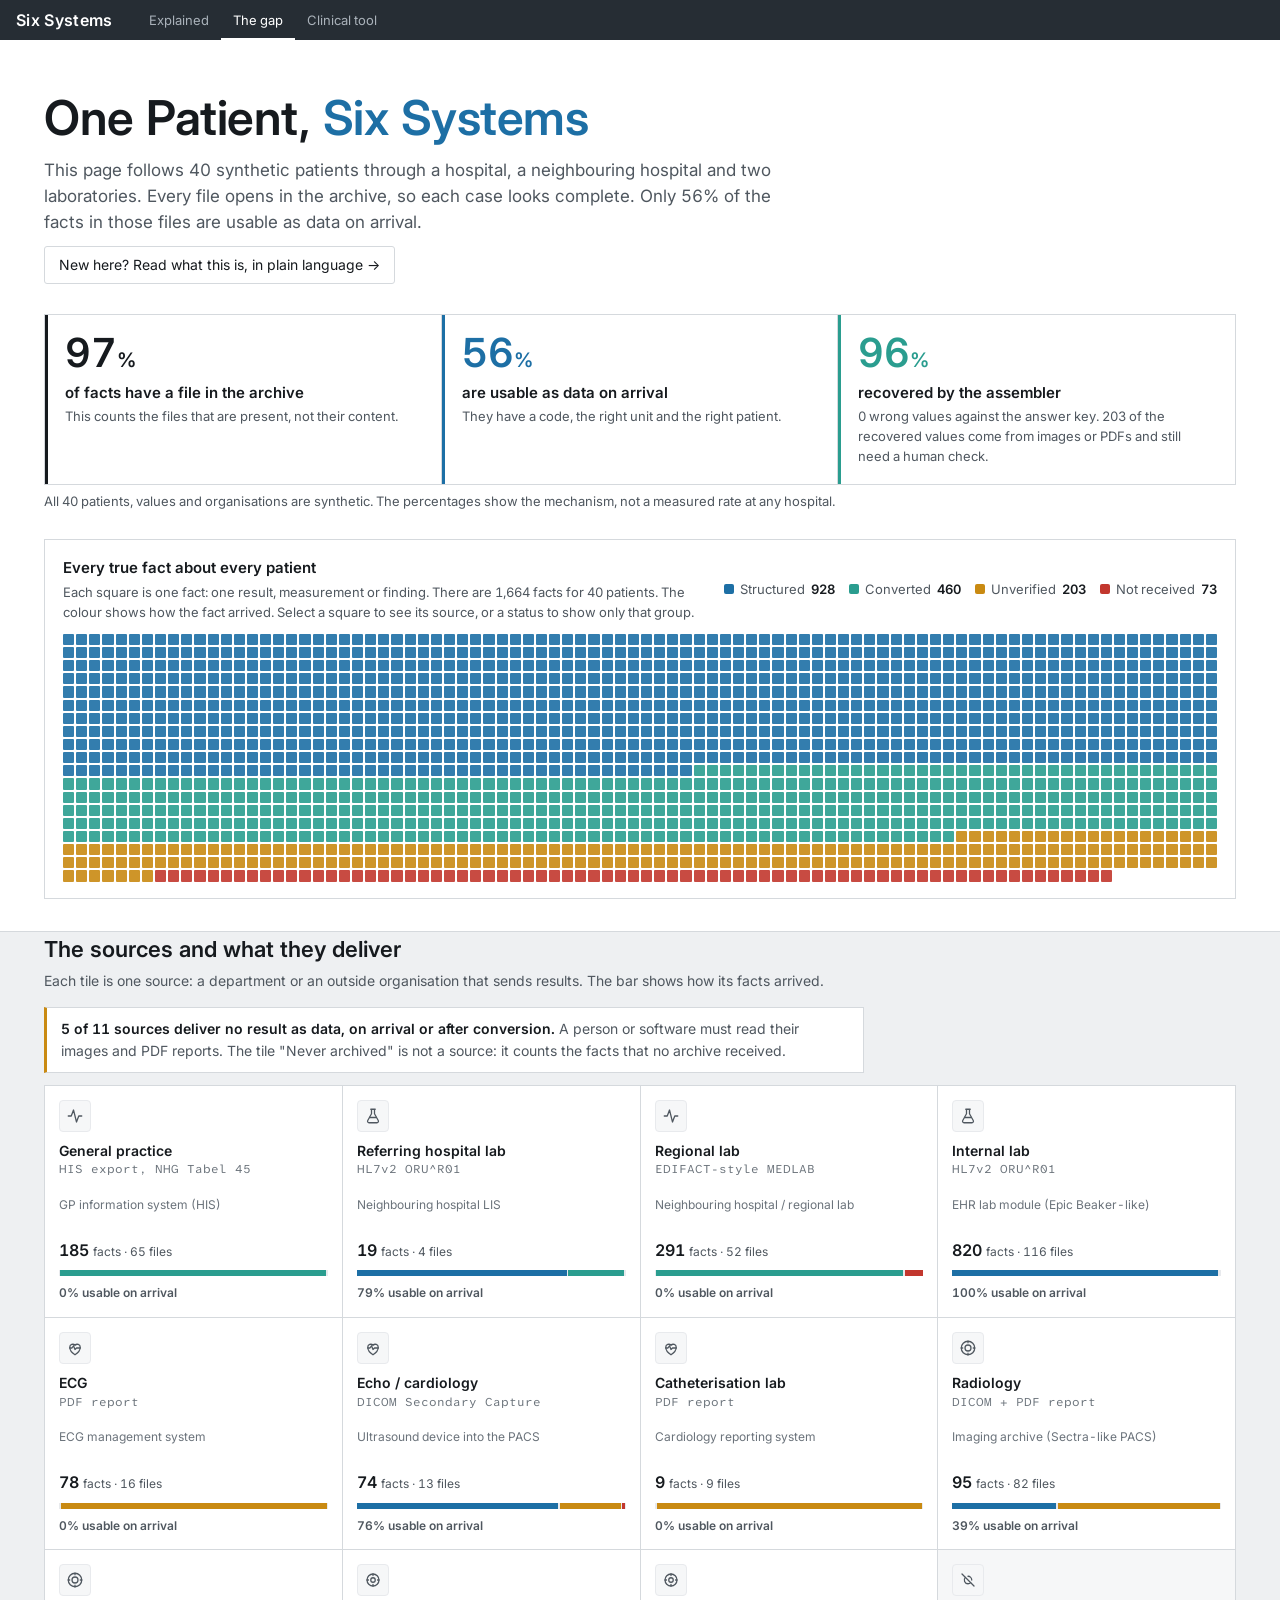
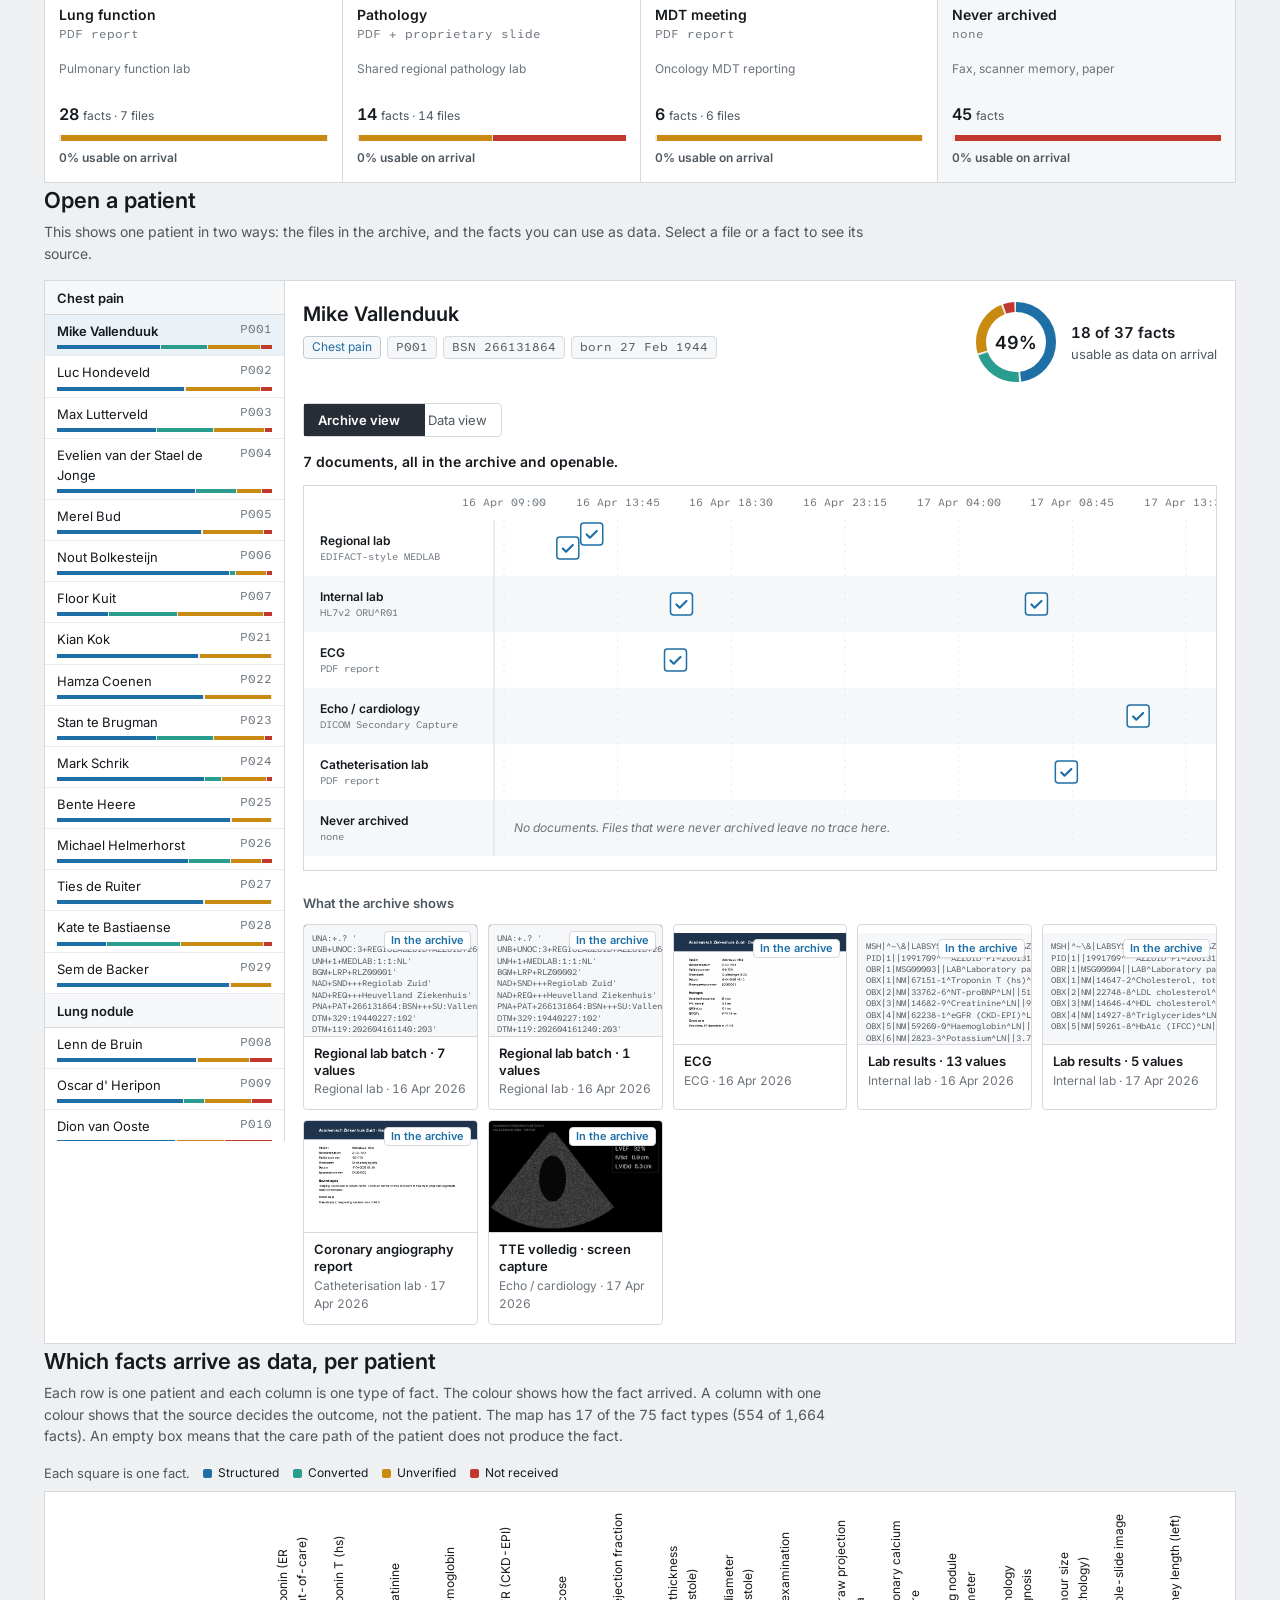
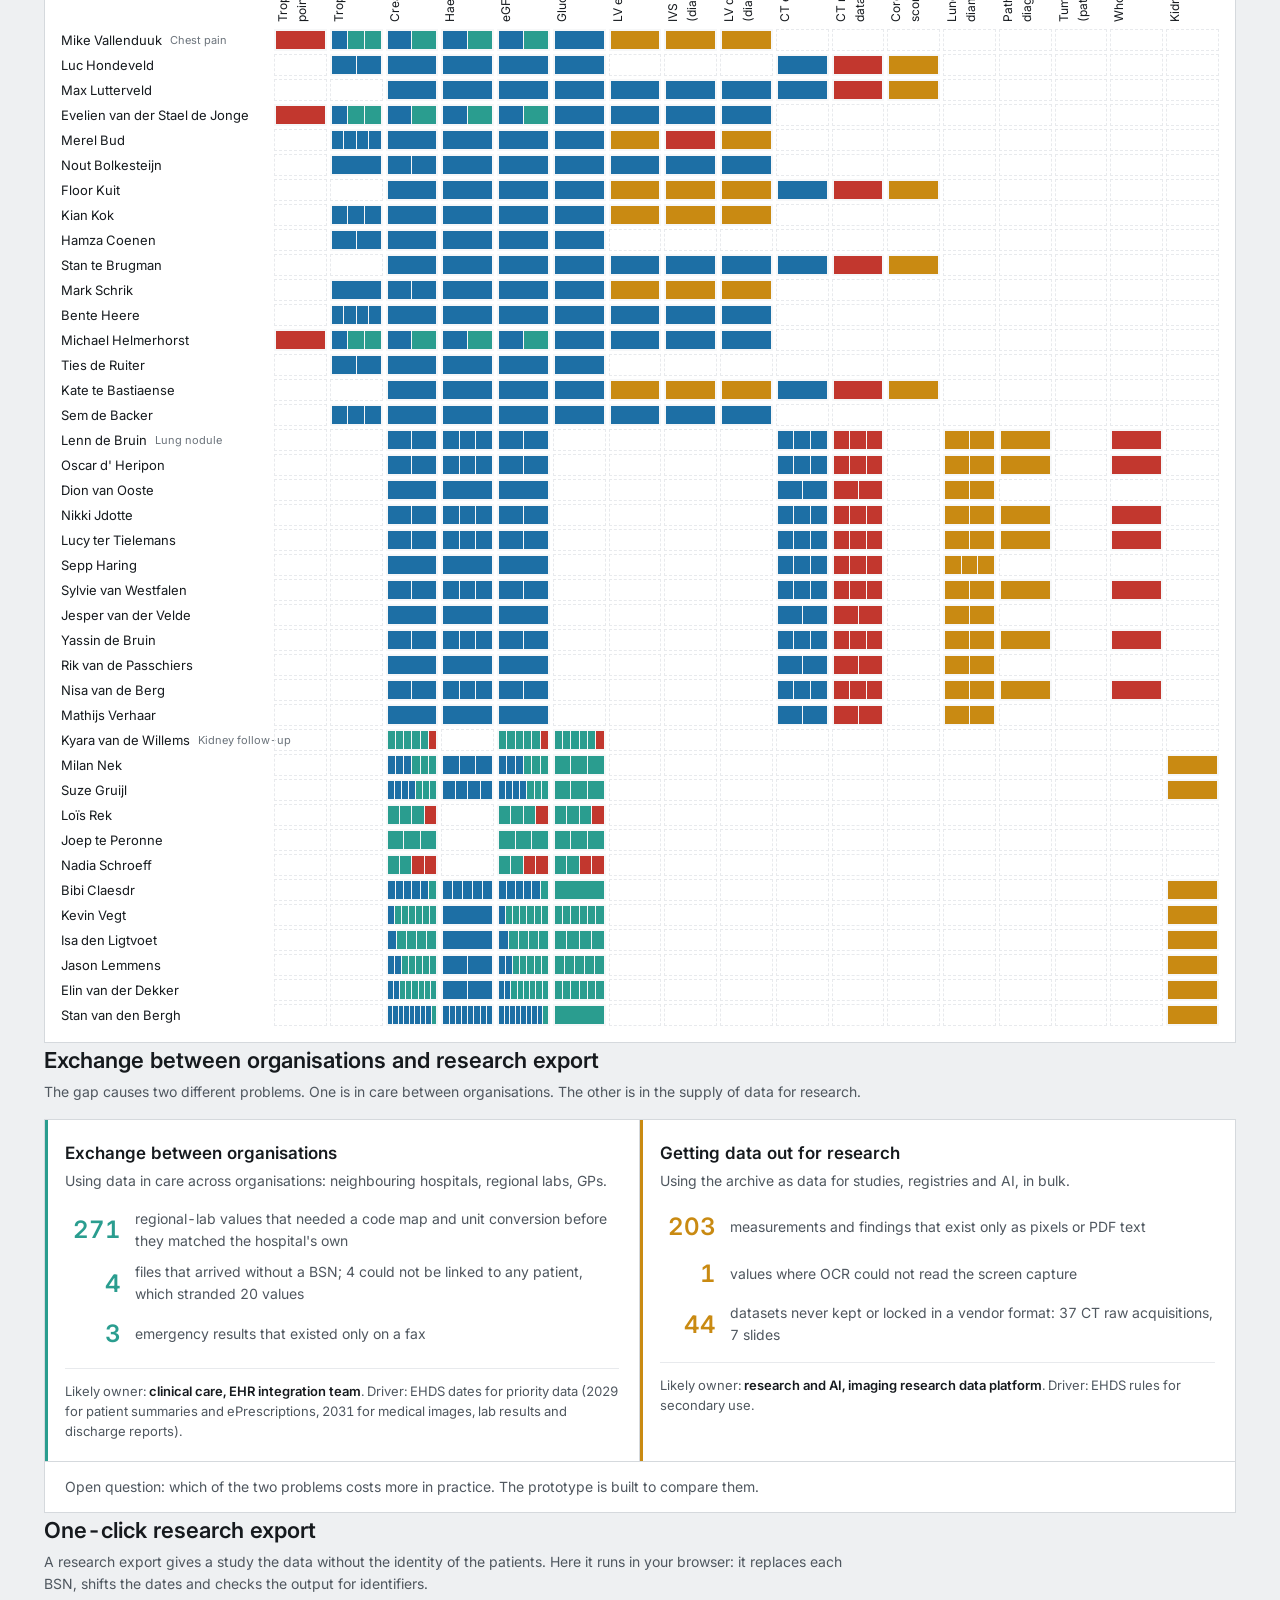
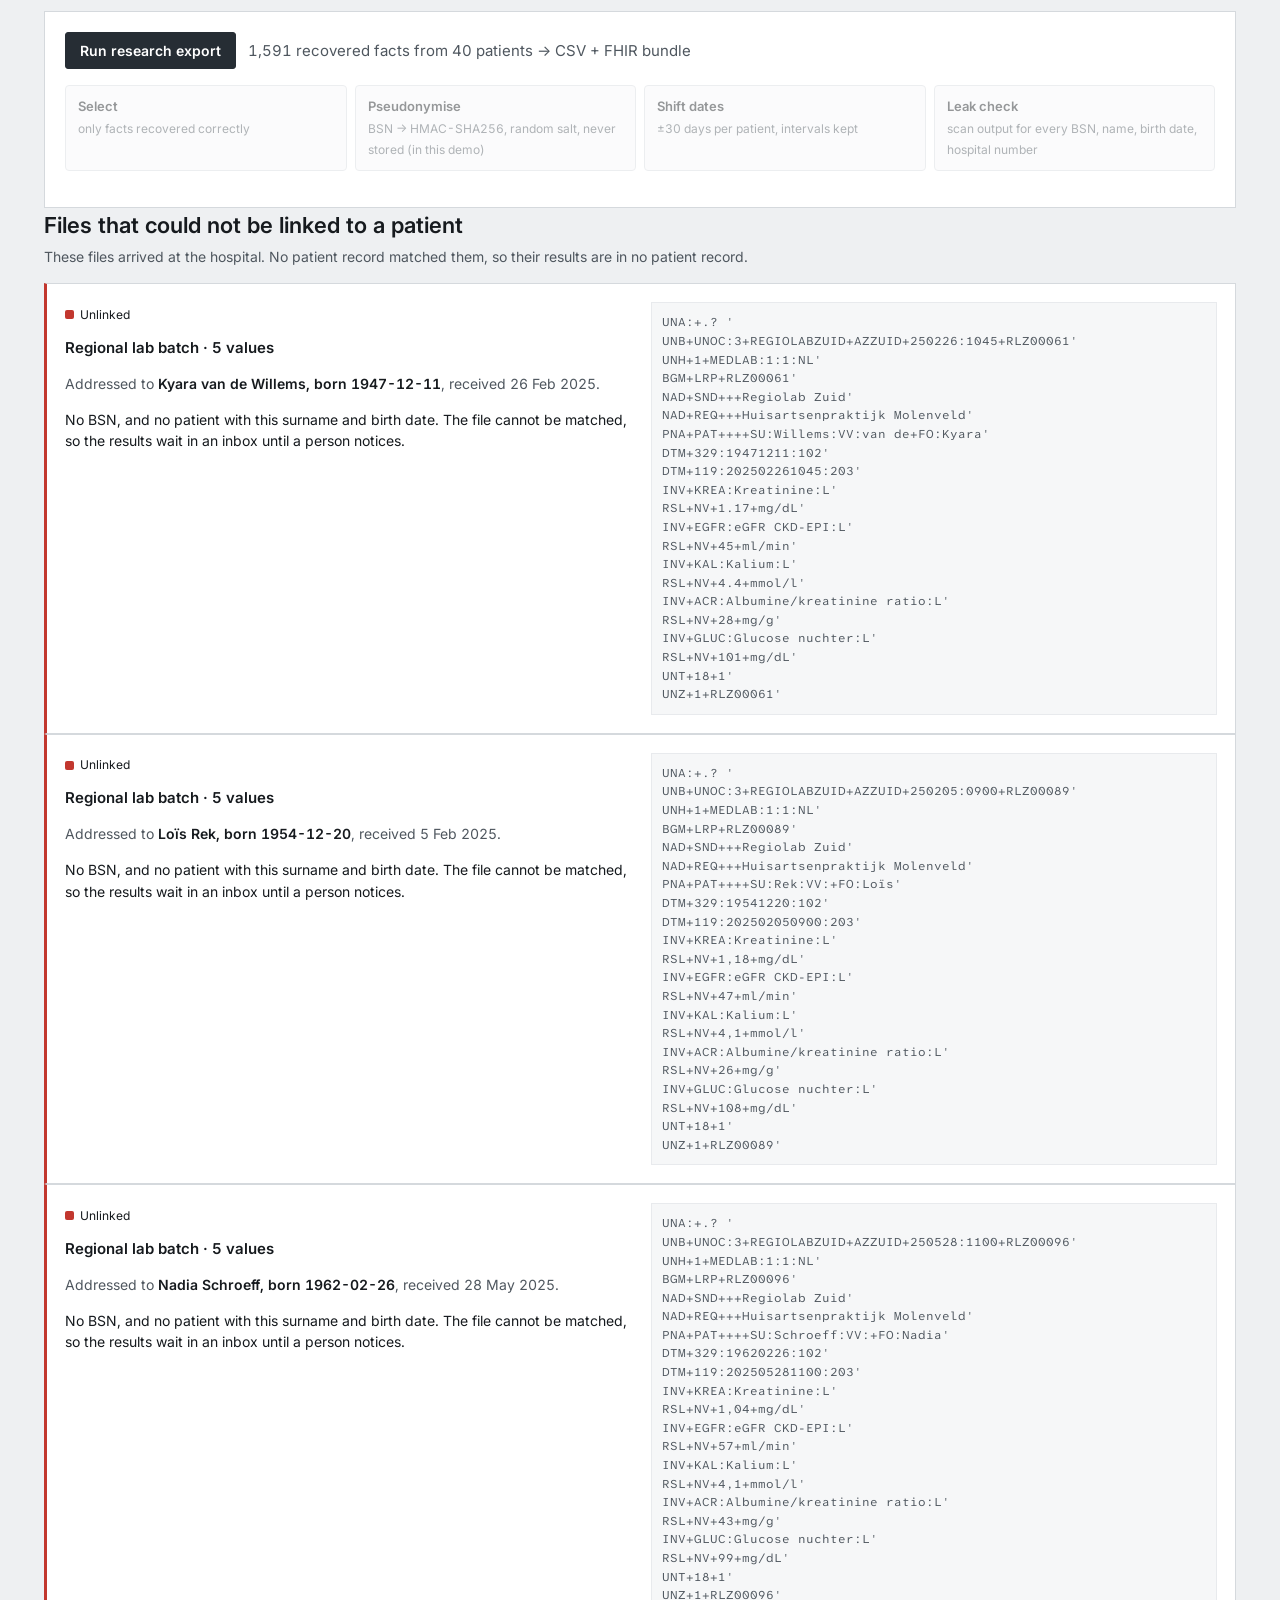
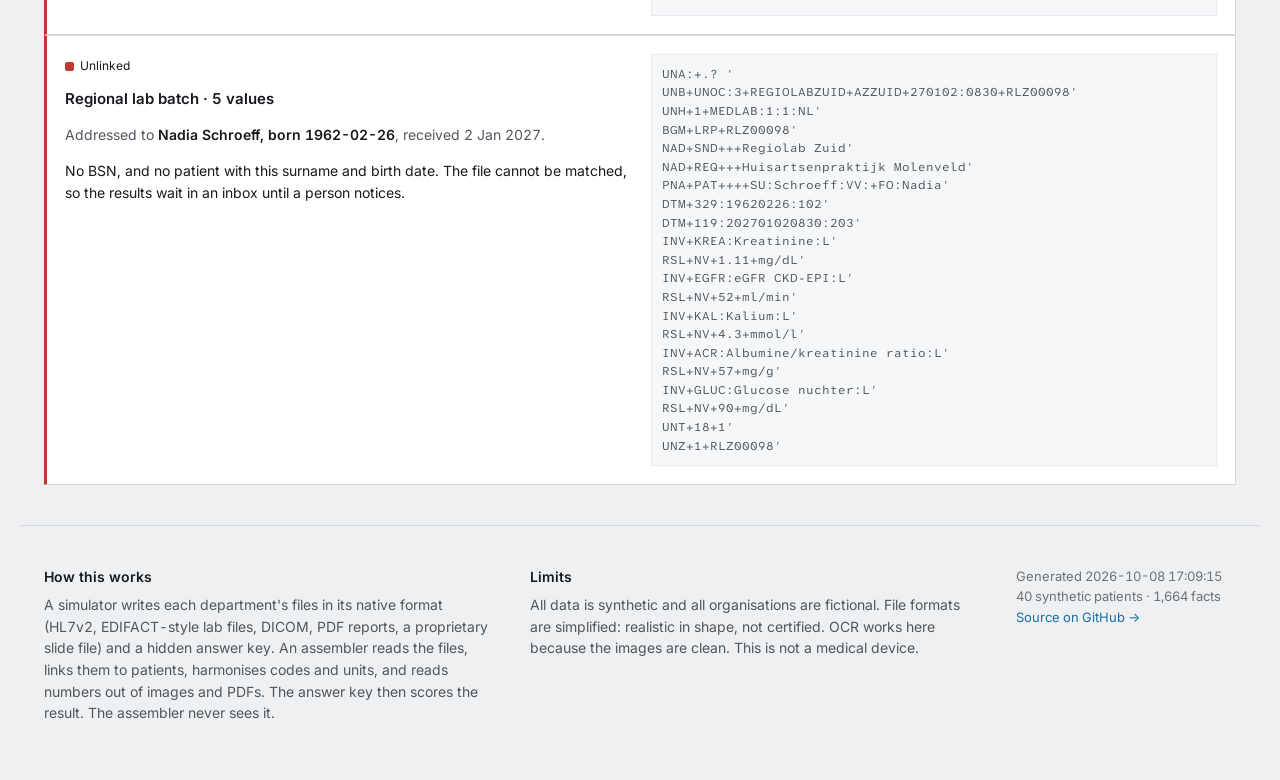
<file: docs/index.html>
<!doctype html>
<html lang="en">
<head>
<meta charset="utf-8">
<meta name="viewport" content="width=device-width, initial-scale=1">
<title>One Patient, Six Systems</title>
<meta name="description" content="Simulated hospital departments hand over data in their native formats. The archive holds 97% of the facts; only 56% are usable as data.">
<link rel="preconnect" href="https://fonts.googleapis.com">
<link rel="preconnect" href="https://fonts.gstatic.com" crossorigin>
<link rel="stylesheet" href="https://fonts.googleapis.com/css2?family=Inter:wght@400;600&text=0123456789&display=swap">
<link rel="stylesheet" href="https://fonts.googleapis.com/css2?family=Atkinson+Hyperlegible+Next:wght@400;600&family=Atkinson+Hyperlegible+Mono&display=swap">
<link rel="stylesheet" href="style.css">
</head>
<body>

<header id="top">
  <a class="brand" href="index.html">Six Systems</a>
  <nav>
    <a href="explained.html">Explained</a>
    <a class="on" href="index.html">The gap</a>
    <a href="handover/">Clinical tool</a>
  </nav>
</header>

<header class="hero">
  <div class="wrap">
    <h1>One Patient, <span class="grad">Six Systems</span></h1>
    <p class="lede">This page follows <span id="lede-n"></span> synthetic patients through a hospital, a neighbouring hospital and two laboratories. Every file opens in the archive, so each case looks complete. Only <span id="lede-pct"></span>% of the facts in those files are usable as data on arrival.</p>

    <p style="margin:-18px 0 30px"><a class="btn ghost" href="explained.html">New here? Read what this is, in plain language →</a></p>

    <div class="stats" id="stats"></div>
    <p class="muted hero-note">All <span id="note-n"></span> patients, values and organisations are synthetic. The percentages show the mechanism, not a measured rate at any hospital.</p>

    <div class="waffle-card">
      <div class="waffle-head">
        <div>
          <h3>Every true fact about every patient</h3>
          <p class="muted" id="waffle-sub"></p>
        </div>
        <div class="legend" id="legend"></div>
      </div>
      <div class="waffle" id="waffle"></div>
    </div>
  </div>
</header>

<main>
  <section class="wrap" id="systems-section">
    <div class="section-head">
      <h2>The sources and what they deliver</h2>
      <p class="muted">Each tile is one source: a department or an outside organisation that sends results. The bar shows how its facts arrived.</p>
    </div>
    <p class="sys-sum" id="sys-sum"></p>
    <div class="systems" id="systems"></div>
  </section>

  <section class="wrap" id="explorer-section">
    <div class="section-head">
      <h2>Open a patient</h2>
      <p class="muted">This shows one patient in two ways: the files in the archive, and the facts you can use as data. Select a file or a fact to see its source.</p>
    </div>
    <div class="explorer">
      <aside class="plist" id="plist"></aside>
      <div class="pmain" id="pmain"></div>
    </div>
  </section>

  <section class="wrap" id="map-section">
    <div class="section-head">
      <h2>Which facts arrive as data, per patient</h2>
      <p class="muted" id="map-sub"></p>
    </div>
    <div class="map-legend" id="map-legend"></div>
    <div class="heat-wrap"><div class="heat" id="heat"></div></div>
  </section>

  <section class="wrap" id="halves-section">
    <div class="section-head">
      <h2>Exchange between organisations and research export</h2>
      <p class="muted">The gap causes two different problems. One is in care between organisations. The other is in the supply of data for research.</p>
    </div>
    <div class="halves" id="halves"></div>
  </section>

  <section class="wrap" id="export-section">
    <div class="section-head">
      <h2>One-click research export</h2>
      <p class="muted">A research export gives a study the data without the identity of the patients. Here it runs in your browser: it replaces each BSN, shifts the dates and checks the output for identifiers.</p>
    </div>
    <div class="export" id="export"></div>
  </section>

  <section class="wrap" id="unlinked-section">
    <div class="section-head">
      <h2>Files that could not be linked to a patient</h2>
      <p class="muted">These files arrived at the hospital. No patient record matched them, so their results are in no patient record.</p>
    </div>
    <div id="unlinked"></div>
  </section>
</main>

<footer class="wrap foot">
  <div>
    <h4>How this works</h4>
    <p>A simulator writes each department's files in its native format (HL7v2, EDIFACT-style lab files, DICOM, PDF reports, a proprietary slide file) and a hidden answer key. An assembler reads the files, links them to patients, harmonises codes and units, and reads numbers out of images and PDFs. The answer key then scores the result. The assembler never sees it.</p>
  </div>
  <div>
    <h4>Limits</h4>
    <p>All data is synthetic and all organisations are fictional. File formats are simplified: realistic in shape, not certified. OCR works here because the images are clean. This is not a medical device.</p>
  </div>
  <div class="foot-meta" id="foot-meta"></div>
</footer>

<div class="scrim" id="scrim"></div>
<aside class="drawer" id="drawer" aria-hidden="true"></aside>
<div class="tip" id="tip"></div>

<script src="data/cases.js"></script>
<script src="app.js"></script>
</body>
</html>
</file>
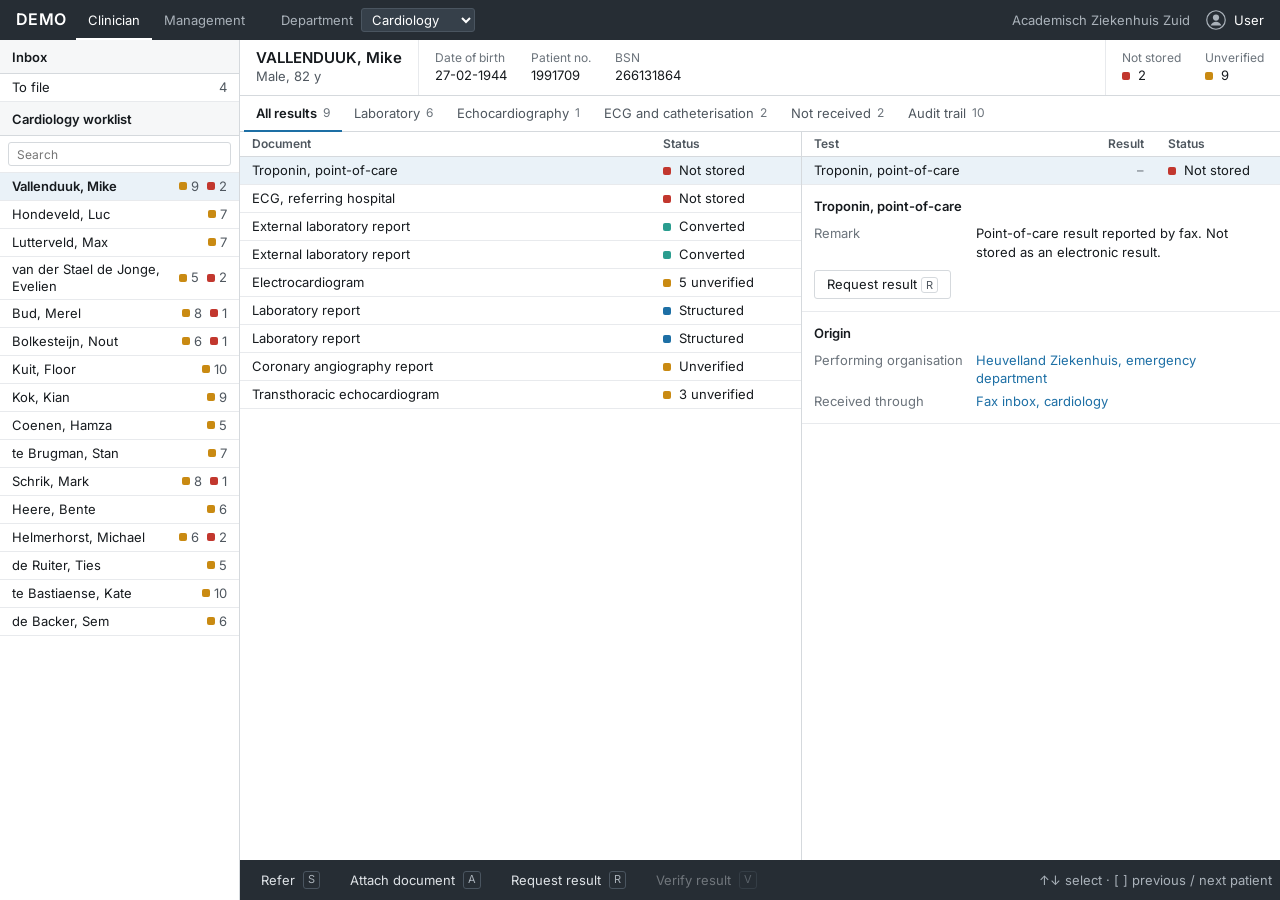
<file: docs/handover/index.html>
<!doctype html>
<html lang="en">
<head>
<meta charset="utf-8">
<meta name="viewport" content="width=device-width, initial-scale=1">
<title>DEMO</title>
<link rel="preconnect" href="https://fonts.googleapis.com">
<link rel="preconnect" href="https://fonts.gstatic.com" crossorigin>
<!-- digits from Inter (plain zero), everything else Atkinson Hyperlegible Next -->
<link rel="stylesheet" href="https://fonts.googleapis.com/css2?family=Inter:wght@400;600&text=0123456789&display=swap">
<link rel="stylesheet" href="https://fonts.googleapis.com/css2?family=Atkinson+Hyperlegible+Next:wght@400;600&display=swap">
<link rel="stylesheet" href="style.css">
</head>
<body>
<header id="top">
  <span class="brand">DEMO</span>
  <nav id="mode">
    <a href="#/clinic" data-mode="clinic">Clinician</a>
    <a href="#/admin" data-mode="admin">Management</a>
  </nav>
  <label class="dept">Department
    <select id="dept"></select>
  </label>
  <span class="spacer"></span>
  <span class="who">Academisch Ziekenhuis Zuid<span class="user"><svg viewBox="0 0 20 20" width="20" height="20" aria-hidden="true"><circle cx="10" cy="10" r="9.25" fill="none" stroke="currentColor" stroke-width="1.2"/><circle cx="10" cy="7.6" r="3.1" fill="currentColor"/><path d="M4.6 15.6c1-2.6 3-3.9 5.4-3.9s4.4 1.3 5.4 3.9" fill="currentColor"/></svg>User</span></span>
</header>
<main id="app"></main>
<div id="dialog" hidden></div>
<script src="../data/cases.js"></script>
<script src="scenarios.js"></script>
<script src="app.js"></script>
</body>
</html>
</file>
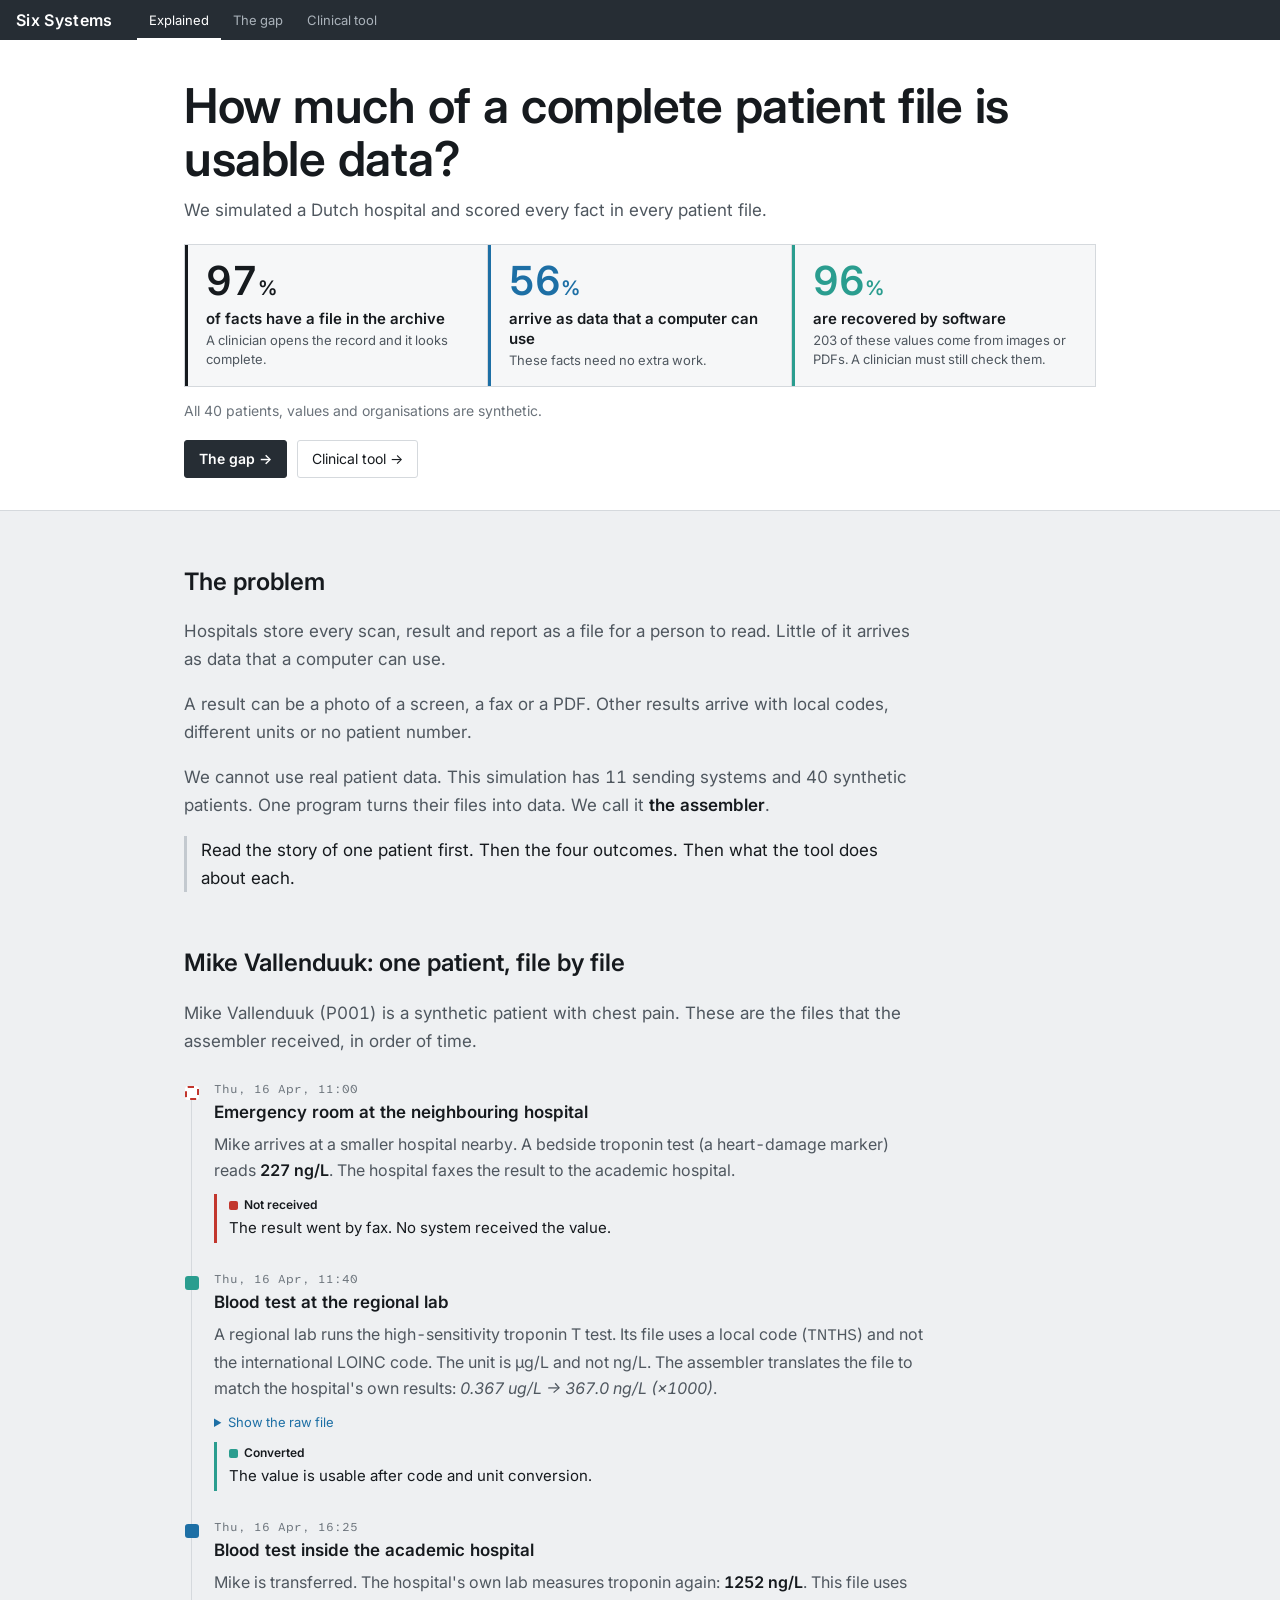
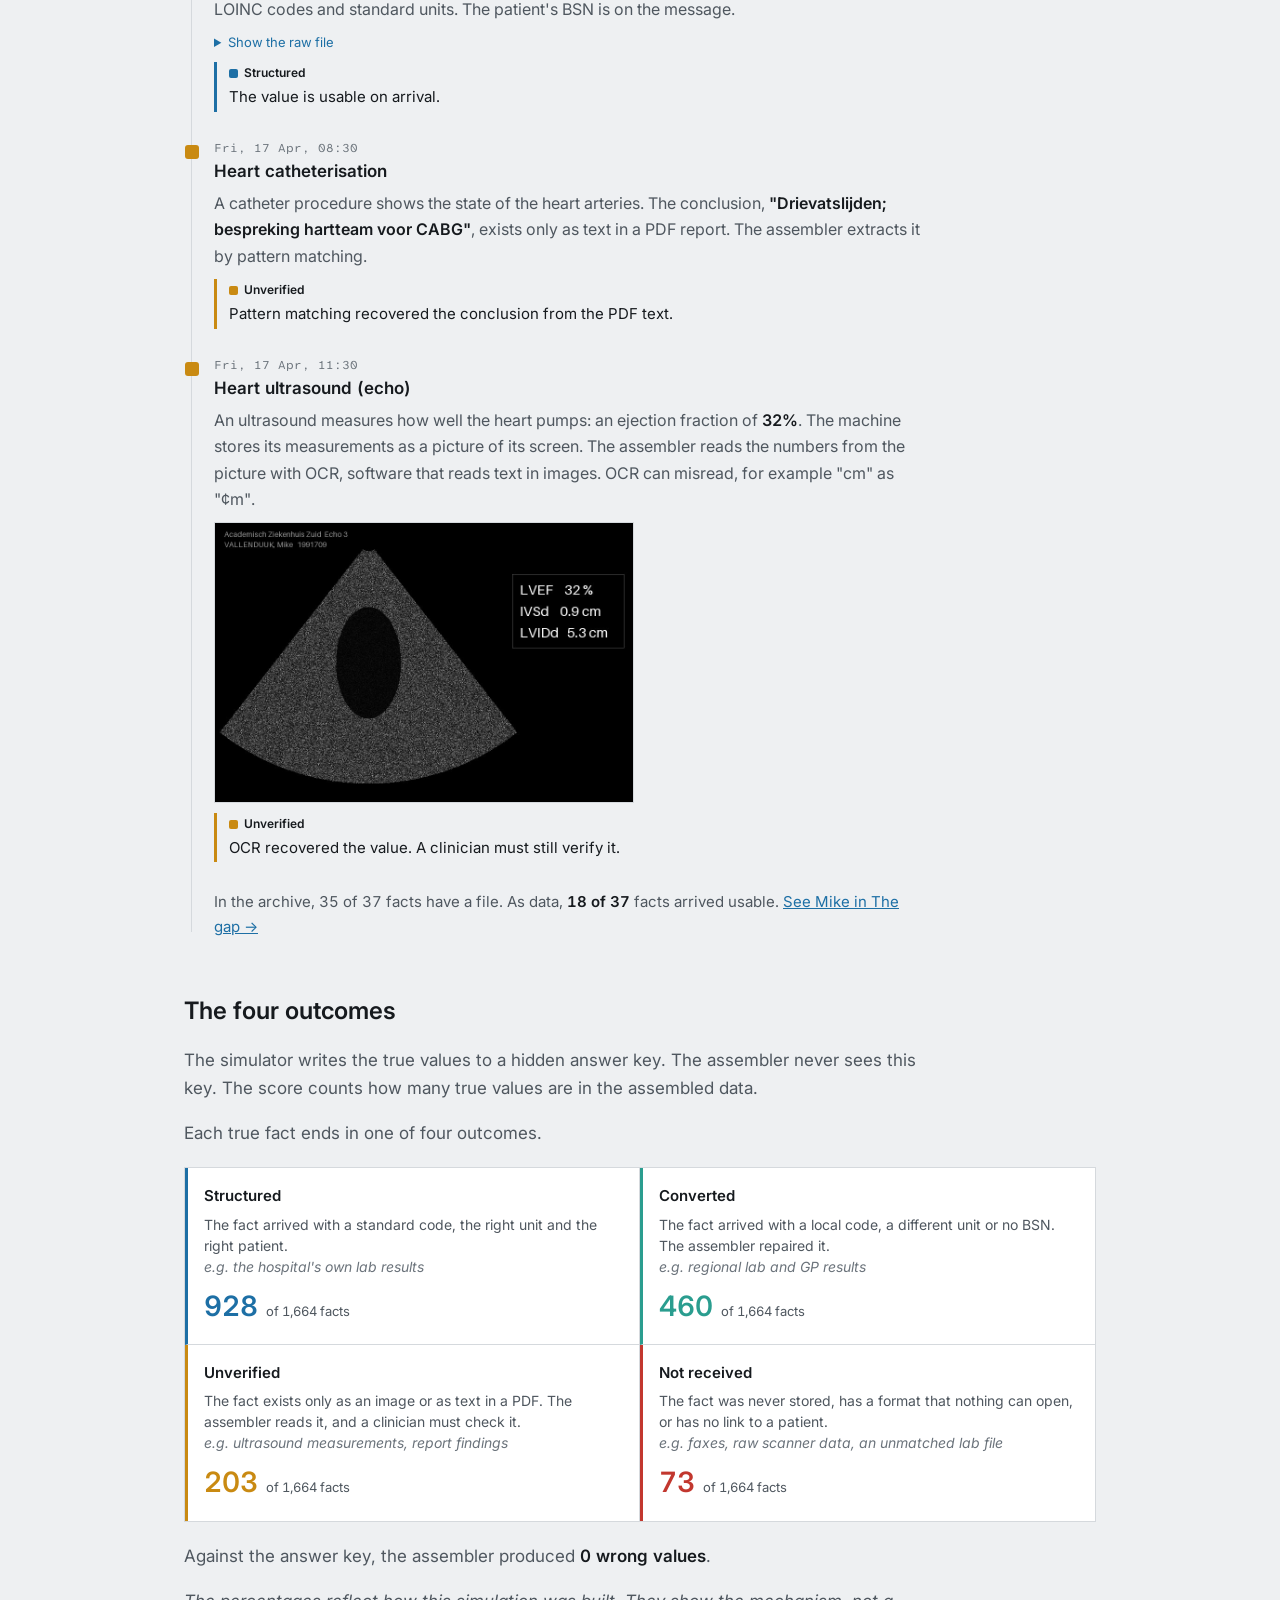
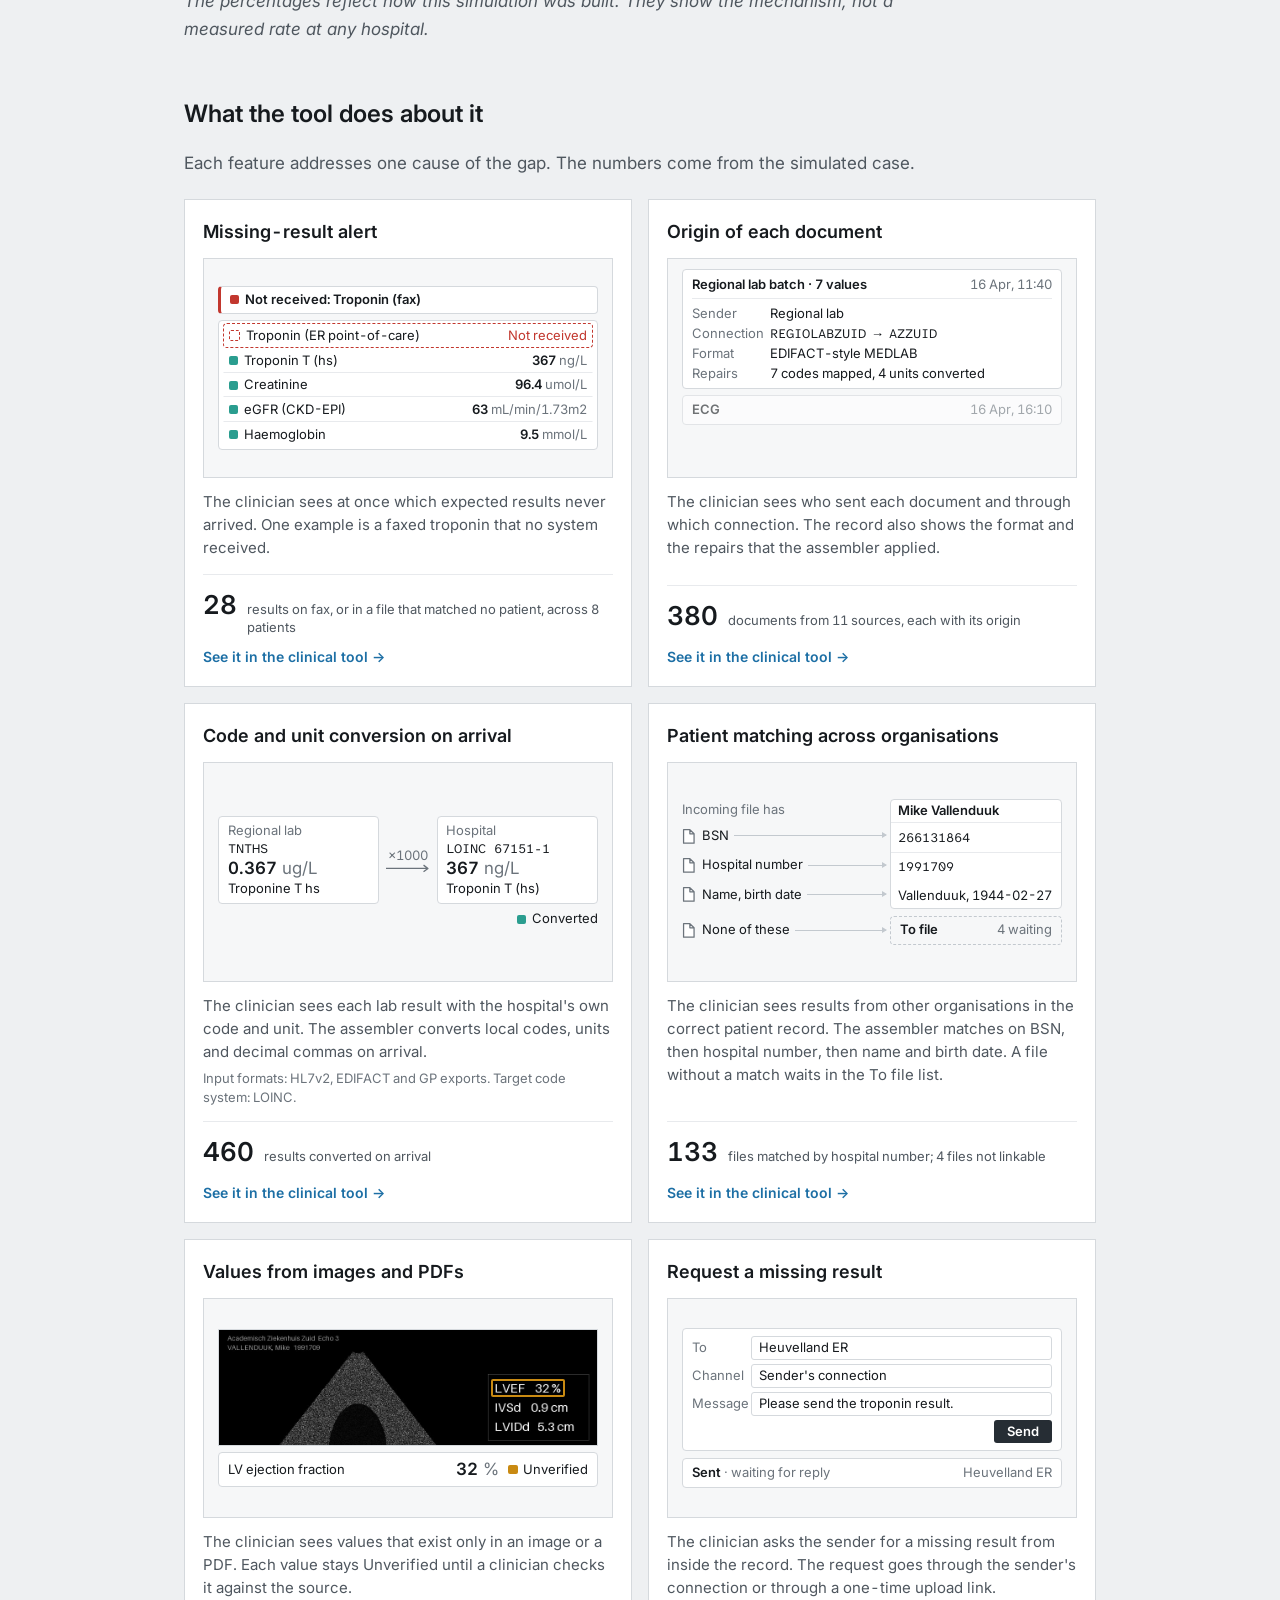
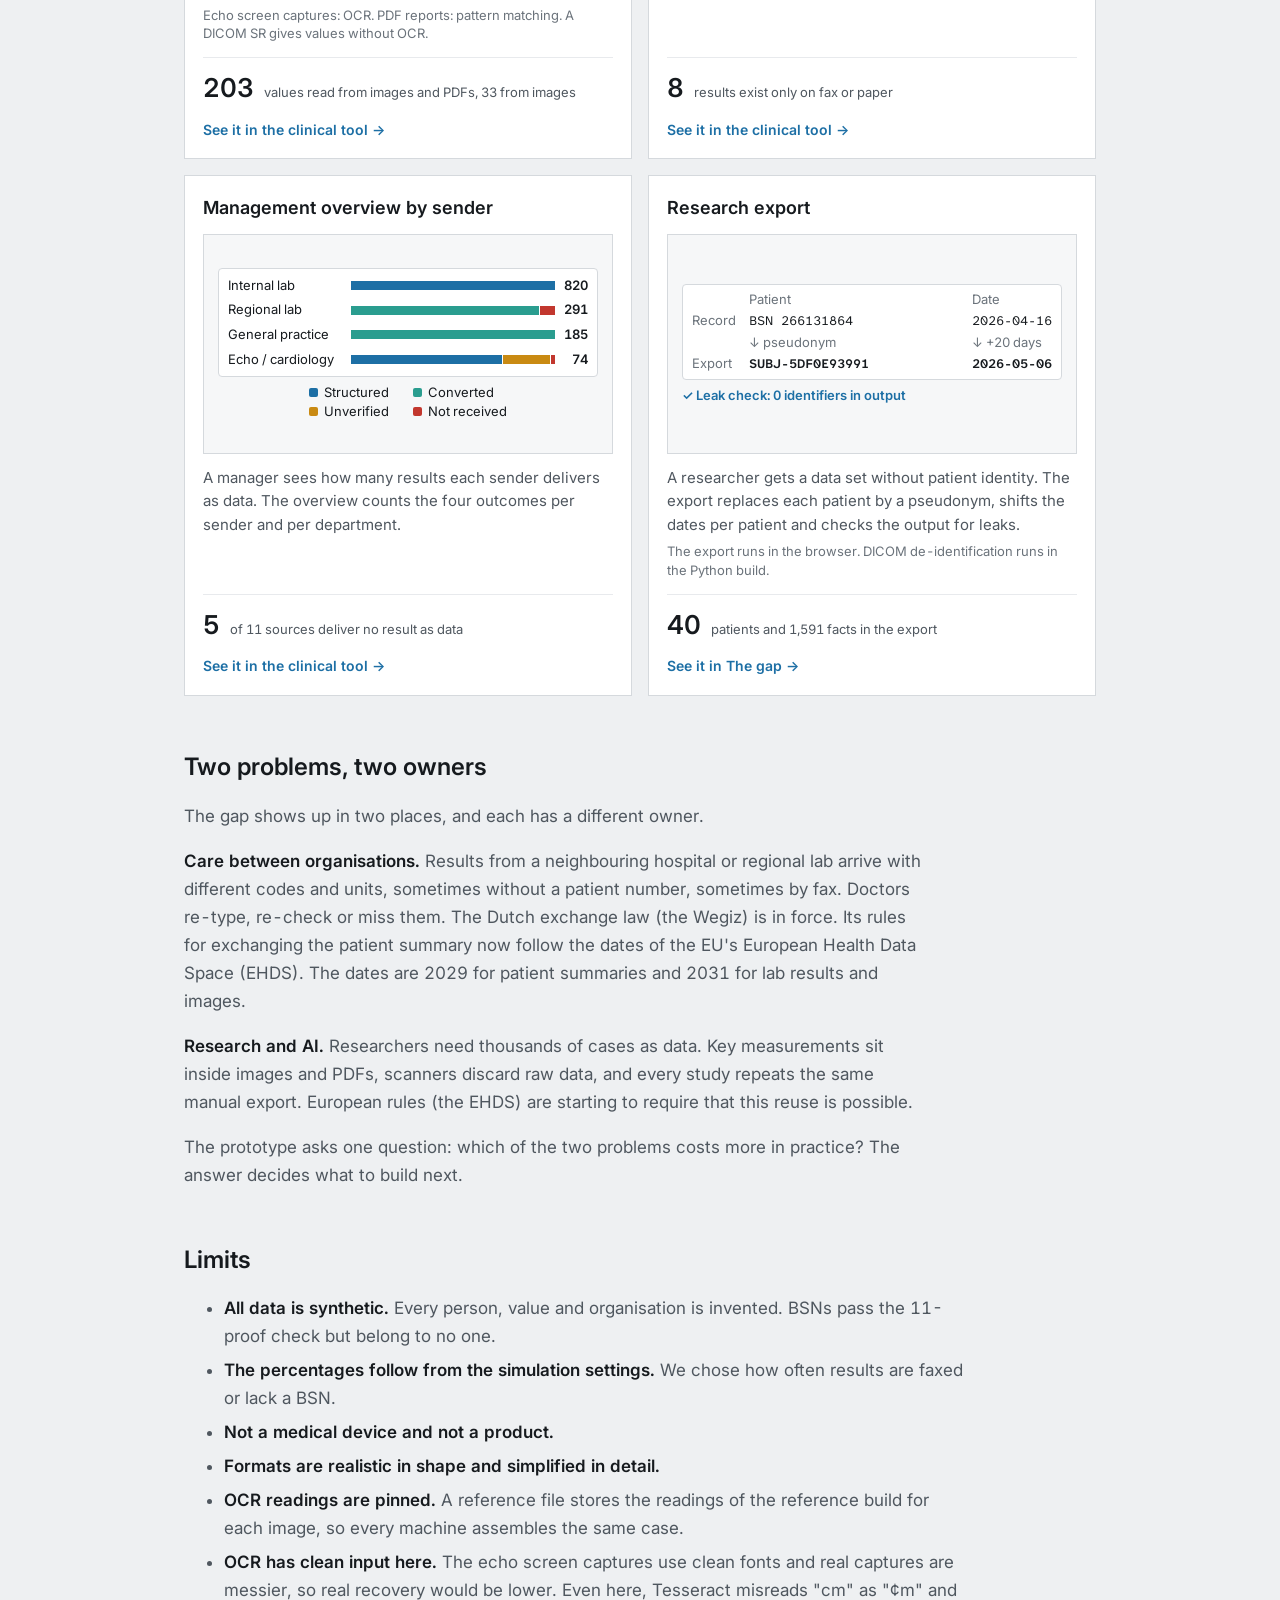
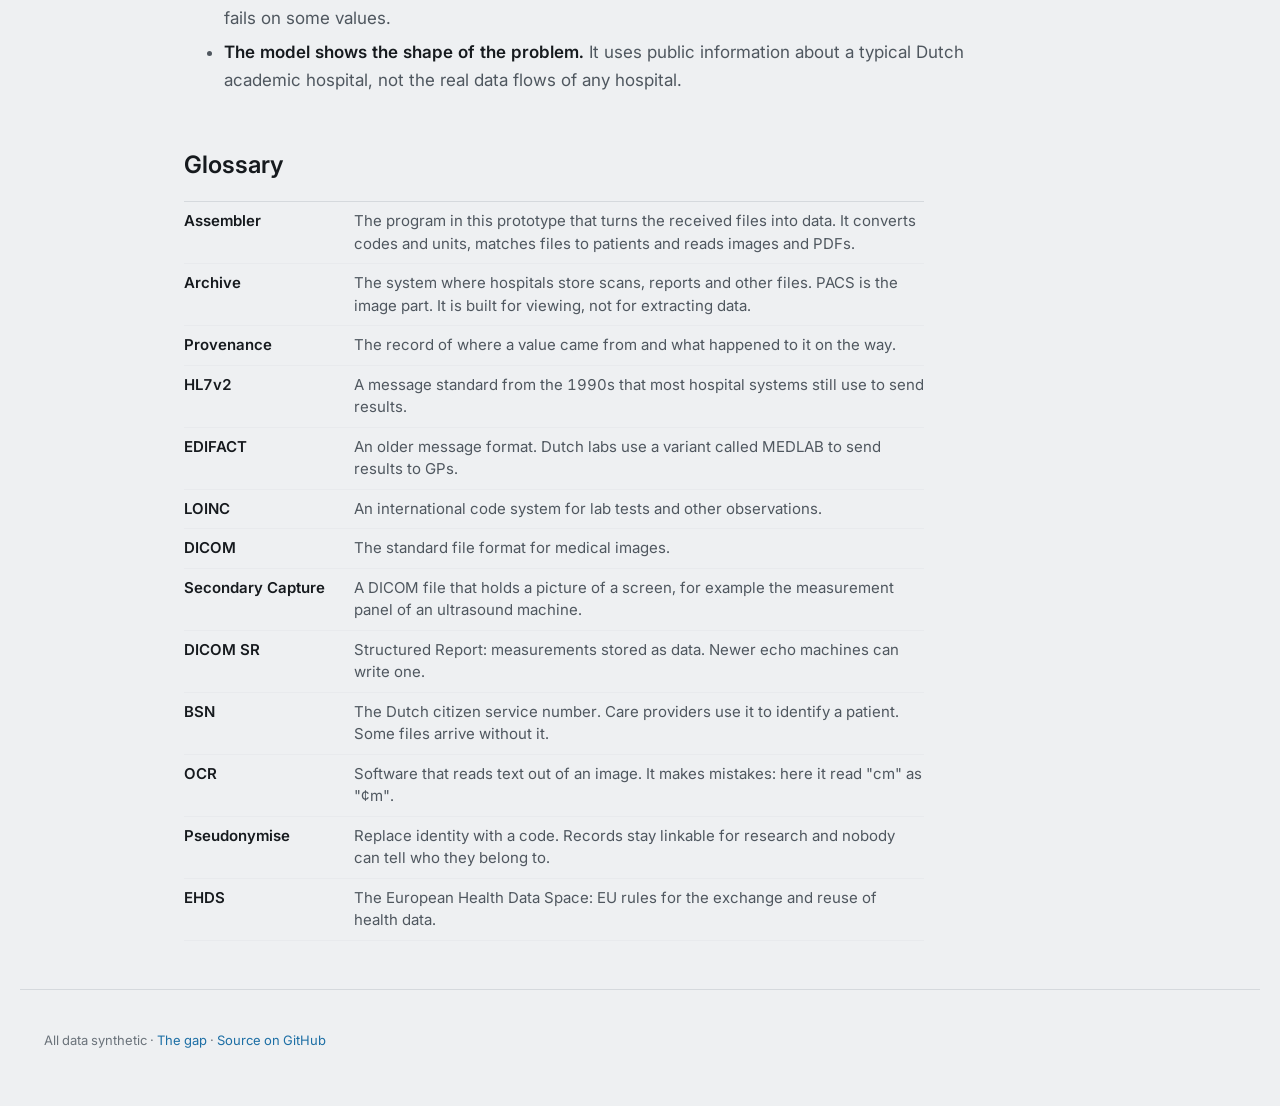
<file: docs/explained.html>
<!doctype html>
<html lang="en">
<head>
<meta charset="utf-8">
<meta name="viewport" content="width=device-width, initial-scale=1">
<title>Six Systems, Explained</title>
<meta name="description" content="Why a hospital that has all the files still does not have the data, which features address it, and what this prototype measures.">
<link rel="preconnect" href="https://fonts.googleapis.com">
<link rel="preconnect" href="https://fonts.gstatic.com" crossorigin>
<link rel="stylesheet" href="https://fonts.googleapis.com/css2?family=Inter:wght@400;600&text=0123456789&display=swap">
<link rel="stylesheet" href="https://fonts.googleapis.com/css2?family=Atkinson+Hyperlegible+Next:wght@400;600&family=Atkinson+Hyperlegible+Mono&display=swap">
<link rel="stylesheet" href="style.css">
<link rel="stylesheet" href="explain-demos.css">
<style>
  .ex { max-width: 960px; margin: 0 auto; padding: 0 24px; }
  .ex p, .ex li { font-size: 17px; line-height: 1.65; color: var(--muted); max-width: 740px; }
  .ex p strong, .ex li strong { color: var(--text); }
  .ex h2 { font-size: 24px; margin: 52px 0 12px; }
  .ex-hero { padding: 40px 0 32px; border-bottom: 1px solid var(--line); background: var(--surface); }
  .ex-hero h1 { margin: 0 0 10px; }
  .ex-hero p { margin: 0; }
  .hn { display: grid; grid-template-columns: repeat(3, 1fr); margin: 20px 0 12px; border: 1px solid var(--line); background: var(--bg2); }
  .hn > div { padding: 16px 18px; border-left: 3px solid var(--c); }
  .hn > div + div { box-shadow: -1px 0 0 var(--line); }
  .hn > div:nth-child(1) { --c: var(--text); }
  .hn > div:nth-child(2) { --c: var(--DATA); }
  .hn > div:nth-child(3) { --c: var(--CONFLICT); }
  .hn b { display: block; font-size: 40px; font-weight: 600; line-height: 1; color: var(--c); }
  .hn b small { font-size: 20px; }
  .hn strong { display: block; margin-top: 8px; font-size: 15px; line-height: 1.35; }
  .hn span.sub { display: block; margin-top: 2px; font-size: 13px; line-height: 1.45; color: var(--muted); }
  .ex-hero .syn { font-size: 14px; color: var(--dim); }
  .navrow { display: flex; gap: 10px; flex-wrap: wrap; margin-top: 18px; }
  .ex p.guide { border-left: 3px solid var(--line2); padding-left: 14px; color: var(--text); }
  .ex p.note { font-size: 15px; }
  .note a { color: var(--accent); }

  .features { display: grid; grid-template-columns: repeat(2, 1fr); gap: 16px; margin: 22px 0; }
  .feature { background: var(--surface); border: 1px solid var(--line); padding: 18px; display: flex; flex-direction: column; }
  .feature h3 { font-size: 18px; margin: 0 0 8px; }
  .feature p { margin: 0 0 14px; font-size: 15px; line-height: 1.55; }
  .feature p.fmt { margin-top: -8px; font-size: 13px; line-height: 1.45; color: var(--dim); }
  .feature .fn { margin-top: auto; display: flex; align-items: baseline; gap: 10px; border-top: 1px solid var(--hair); padding-top: 10px; }
  .feature .fn b { font-size: 26px; font-weight: 600; color: var(--text); }
  .feature .fn span { font-size: 13px; line-height: 1.4; color: var(--muted); }
  .feature .fl { margin-top: 10px; font-size: 14px; font-weight: 600; color: var(--accent); text-decoration: none; }
  .feature .fl:hover { text-decoration: underline; }

  .journey { position: relative; margin: 26px 0; padding-left: 30px; max-width: 740px; }
  .journey::before { content: ""; position: absolute; left: 7px; top: 8px; bottom: 8px; width: 1px; background: var(--line); }
  .stop { position: relative; margin-bottom: 28px; }
  .stop .dot { position: absolute; left: -29px; top: 5px; width: 14px; height: 14px; border-radius: 3px; background: var(--c); }
  .stop .dot.hollow { background: var(--surface); border: 2px dashed var(--c); }
  .stop .when { font: 12px var(--mono); color: var(--dim); }
  .stop h3 { font-size: 17px; margin: 2px 0 6px; }
  .stop p { margin: 0 0 10px; font-size: 16px; }
  .stop details { margin: 0 0 10px; }
  .stop summary { font-size: 13px; color: var(--accent); cursor: pointer; }
  .stop pre { margin: 8px 0 0; background: var(--surface); border: 1px solid var(--line); padding: 10px 12px; font-size: 12px; color: var(--text); overflow: auto; max-height: 240px; }
  .stop pre mark { background: color-mix(in srgb, var(--c) 20%, transparent); color: var(--text); padding: 0 2px; }
  .stop img { display: block; max-width: 420px; width: 100%; margin-bottom: 10px; border: 1px solid var(--line); }
  .stop .verdict { border-left: 3px solid var(--c); padding: 2px 0 2px 12px; }
  .stop .verdict .st { display: flex; font-weight: 600; }
  .stop .verdict p { margin: 2px 0 0; font-size: 15px; color: var(--text); }

  .four { display: grid; grid-template-columns: 1fr 1fr; gap: 0; margin: 20px 0; border: 1px solid var(--line); background: var(--surface); }
  .fc { padding: 16px; border-left: 3px solid var(--c); border-bottom: 1px solid var(--line); }
  .fc:nth-child(odd) { border-right: 1px solid var(--line); }
  .fc:nth-child(n+3) { border-bottom: 0; }
  .fc h4 { font-size: 15px; }
  .fc .ex1 { font-size: 14px; line-height: 1.5; color: var(--muted); margin-top: 6px; }
  .fc .ex1 i { color: var(--dim); }
  .fc .n { font-size: 28px; font-weight: 600; margin-top: 8px; color: var(--c); }
  .fc .n small { font-size: 13px; color: var(--muted); font-weight: 400; }

  .limits li { margin-bottom: 6px; }
  .gl { display: grid; grid-template-columns: 170px 1fr; gap: 0; border-top: 1px solid var(--line); margin: 18px 0 48px; max-width: 740px; }
  .gl > div { padding: 8px 0; border-bottom: 1px solid var(--hair); font-size: 15px; line-height: 1.5; }
  .gl > div:nth-child(odd) { font-weight: 600; color: var(--text); }
  .gl > div:nth-child(even) { color: var(--muted); }

  @media (max-width: 700px) {
    .features, .four, .hn { grid-template-columns: 1fr; }
    .hn > div + div { box-shadow: 0 -1px 0 var(--line); }
    .fc:nth-child(odd) { border-right: 0; }
    .fc:nth-child(n+3) { border-bottom: 1px solid var(--line); }
    .gl { grid-template-columns: 1fr; }
    .gl > div:nth-child(odd) { border-bottom: 0; padding-bottom: 0; }
  }
</style>
</head>
<body>

<header id="top">
  <a class="brand" href="index.html">Six Systems</a>
  <nav>
    <a class="on" href="explained.html">Explained</a>
    <a href="index.html">The gap</a>
    <a href="handover/">Clinical tool</a>
  </nav>
</header>

<header class="ex-hero">
  <div class="ex">
    <h1>How much of a complete patient file is usable data?</h1>
    <p>We simulated a Dutch hospital and scored every fact in every patient file.</p>
    <div class="hn" id="numbers">
      <div><b><span data-n="archivePct"></span><small>%</small></b><strong>of facts have a file in the archive</strong><span class="sub">A clinician opens the record and it looks complete.</span></div>
      <div><b><span data-n="usablePct"></span><small>%</small></b><strong>arrive as data that a computer can use</strong><span class="sub">These facts need no extra work.</span></div>
      <div><b><span data-n="recoveredPct"></span><small>%</small></b><strong>are recovered by software</strong><span class="sub"><span data-n="picture"></span> of these values come from images or PDFs. A clinician must still check them.</span></div>
    </div>
    <p class="syn">All <span data-n="patients"></span> patients, values and organisations are synthetic.</p>
    <div class="navrow">
      <a class="btn" href="index.html">The gap →</a>
      <a class="btn ghost" href="handover/">Clinical tool →</a>
    </div>
  </div>
</header>

<article class="ex">

  <h2 id="problem">The problem</h2>
  <p>Hospitals store every scan, result and report as a file for a person to read. Little of it arrives as data that a computer can use.</p>
  <p>A result can be a photo of a screen, a fax or a PDF. Other results arrive with local codes, different units or no patient number.</p>
  <p>We cannot use real patient data. This simulation has <span data-n="sources"></span> sending systems and <span data-n="patients"></span> synthetic patients. One program turns their files into data. We call it <strong>the assembler</strong>.</p>
  <p class="guide">Read the story of one patient first. Then the four outcomes. Then what the tool does about each.</p>

  <h2 id="journey"><span id="j-name">One patient, file by file</span></h2>
  <p id="j-intro"></p>
  <div class="journey" id="journey-list"></div>

  <h2 id="outcomes">The four outcomes</h2>
  <p>The simulator writes the true values to a hidden answer key. The assembler never sees this key. The score counts how many true values are in the assembled data.</p>
  <p>Each true fact ends in one of four outcomes.</p>
  <div class="four" id="four"></div>
  <p>Against the answer key, the assembler produced <strong><span data-n="wrong"></span> wrong values</strong>.</p>
  <p class="muted"><em>The percentages reflect how this simulation was built. They show the mechanism, not a measured rate at any hospital.</em></p>

  <h2 id="features">What the tool does about it</h2>
  <p>Each feature addresses one cause of the gap. The numbers come from the simulated case.</p>
  <div class="features">

    <div class="feature" data-feature="missing-result-alert" data-preview-alt="The record opens with an alert. An expected result, a faxed troponin, never arrived and is marked Not received.">
      <h3>Missing-result alert</h3>
      <div class="demo" data-demo="missing-result-alert"></div>
      <p>The clinician sees at once which expected results never arrived. One example is a faxed troponin that no system received.</p>
      <div class="fn"><b data-n="lost"></b><span>results on fax, or in a file that matched no patient, across <span data-n="lostPatients"></span> patients</span></div>
      <a class="fl" id="l-missing" href="handover/#/clinic/cardiology/intake">See it in the clinical tool →</a>
    </div>

    <div class="feature" data-feature="provenance" data-preview-alt="A click on a regional lab report shows who sent it, through which connection, in which format and which repairs were applied.">
      <h3>Origin of each document</h3>
      <div class="demo" data-demo="provenance"></div>
      <p>The clinician sees who sent each document and through which connection. The record also shows the format and the repairs that the assembler applied.</p>
      <div class="fn"><b data-n="docs"></b><span>documents from <span data-n="sources"></span> sources, each with its origin</span></div>
      <a class="fl" id="l-prov" href="handover/#/clinic/cardiology/intake">See it in the clinical tool →</a>
    </div>

    <div class="feature" data-feature="code-unit-conversion" data-preview-alt="A regional lab result with a local code and a different unit is converted to the hospital's code and unit on arrival.">
      <h3>Code and unit conversion on arrival</h3>
      <div class="demo" data-demo="code-unit-conversion"></div>
      <p>The clinician sees each lab result with the hospital's own code and unit. The assembler converts local codes, units and decimal commas on arrival.</p>
      <p class="fmt">Input formats: HL7v2, EDIFACT and GP exports. Target code system: LOINC.</p>
      <div class="fn"><b data-n="converted"></b><span>results converted on arrival</span></div>
      <a class="fl" href="handover/#/admin/mapping">See it in the clinical tool →</a>
    </div>

    <div class="feature" data-feature="patient-matching" data-preview-alt="Files are matched to the patient by BSN, then hospital number, then name and birth date. A file with none of these waits in the To file list.">
      <h3>Patient matching across organisations</h3>
      <div class="demo" data-demo="patient-matching"></div>
      <p>The clinician sees results from other organisations in the correct patient record. The assembler matches on BSN, then hospital number, then name and birth date. A file without a match waits in the To file list.</p>
      <div class="fn"><b data-n="byMrn"></b><span>files matched by hospital number; <span data-n="unlinked"></span> files not linkable</span></div>
      <a class="fl" href="handover/#/clinic/cardiology/intake">See it in the clinical tool →</a>
    </div>

    <div class="feature" data-feature="image-pdf-reading" data-preview-alt="A value read from an echo screen capture is marked Unverified until a clinician checks it against the image.">
      <h3>Values from images and PDFs</h3>
      <div class="demo" data-demo="image-pdf-reading"></div>
      <p>The clinician sees values that exist only in an image or a PDF. Each value stays Unverified until a clinician checks it against the source.</p>
      <p class="fmt">Echo screen captures: OCR. PDF reports: pattern matching. A DICOM SR gives values without OCR.</p>
      <div class="fn"><b data-n="picture"></b><span>values read from images and PDFs, <span data-n="ocr"></span> from images</span></div>
      <a class="fl" id="l-echo" href="handover/#/clinic/cardiology/intake">See it in the clinical tool →</a>
    </div>

    <div class="feature" data-feature="request-missing-result" data-preview-alt="A clinician asks the sender for the missing result through the sender's connection. The request is logged as sent.">
      <h3>Request a missing result</h3>
      <div class="demo" data-demo="request-missing-result"></div>
      <p>The clinician asks the sender for a missing result from inside the record. The request goes through the sender's connection or through a one-time upload link.</p>
      <div class="fn"><b data-n="fax"></b><span>results exist only on fax or paper</span></div>
      <a class="fl" href="handover/#/admin/outbound">See it in the clinical tool →</a>
    </div>

    <div class="feature" data-feature="management-overview" data-preview-alt="The overview shows, per sender, how many results arrive structured, converted, unverified or not received.">
      <h3>Management overview by sender</h3>
      <div class="demo" data-demo="management-overview"></div>
      <p>A manager sees how many results each sender delivers as data. The overview counts the four outcomes per sender and per department.</p>
      <div class="fn"><b data-n="paperSources"></b><span>of <span data-n="sources"></span> sources deliver no result as data</span></div>
      <a class="fl" href="handover/#/admin/overview">See it in the clinical tool →</a>
    </div>

    <div class="feature" data-feature="research-export" data-preview-alt="The export replaces the BSN by a pseudonym, shifts the dates and checks that no identifier remains.">
      <h3>Research export</h3>
      <div class="demo" data-demo="research-export"></div>
      <p>A researcher gets a data set without patient identity. The export replaces each patient by a pseudonym, shifts the dates per patient and checks the output for leaks.</p>
      <p class="fmt">The export runs in the browser. DICOM de-identification runs in the Python build.</p>
      <div class="fn"><b data-n="patients"></b><span>patients and <span data-n="exportFacts"></span> facts in the export</span></div>
      <a class="fl" href="index.html#export-section">See it in The gap →</a>
    </div>

  </div>

  <h2 id="question">Two problems, two owners</h2>
  <p>The gap shows up in two places, and each has a different owner.</p>
  <p><strong>Care between organisations.</strong> Results from a neighbouring hospital or regional lab arrive with different codes and units, sometimes without a patient number, sometimes by fax. Doctors re-type, re-check or miss them. The Dutch exchange law (the Wegiz) is in force. Its rules for exchanging the patient summary now follow the dates of the EU's European Health Data Space (EHDS). The dates are 2029 for patient summaries and 2031 for lab results and images.</p>
  <p><strong>Research and AI.</strong> Researchers need thousands of cases as data. Key measurements sit inside images and PDFs, scanners discard raw data, and every study repeats the same manual export. European rules (the EHDS) are starting to require that this reuse is possible.</p>
  <p>The prototype asks one question: which of the two problems costs more in practice? The answer decides what to build next.</p>

  <h2 id="limits">Limits</h2>
  <ul class="limits">
    <li><strong>All data is synthetic.</strong> Every person, value and organisation is invented. BSNs pass the 11-proof check but belong to no one.</li>
    <li><strong>The percentages follow from the simulation settings.</strong> We chose how often results are faxed or lack a BSN.</li>
    <li><strong>Not a medical device and not a product.</strong></li>
    <li><strong>Formats are realistic in shape and simplified in detail.</strong></li>
    <li><strong>OCR readings are pinned.</strong> A reference file stores the readings of the reference build for each image, so every machine assembles the same case.</li>
    <li><strong>OCR has clean input here.</strong> The echo screen captures use clean fonts and real captures are messier, so real recovery would be lower. Even here, Tesseract misreads "cm" as "¢m" and fails on some values.</li>
    <li><strong>The model shows the shape of the problem.</strong> It uses public information about a typical Dutch academic hospital, not the real data flows of any hospital.</li>
  </ul>

  <h2 id="glossary">Glossary</h2>
  <div class="gl">
    <div>Assembler</div><div>The program in this prototype that turns the received files into data. It converts codes and units, matches files to patients and reads images and PDFs.</div>
    <div>Archive</div><div>The system where hospitals store scans, reports and other files. PACS is the image part. It is built for viewing, not for extracting data.</div>
    <div>Provenance</div><div>The record of where a value came from and what happened to it on the way.</div>
    <div>HL7v2</div><div>A message standard from the 1990s that most hospital systems still use to send results.</div>
    <div>EDIFACT</div><div>An older message format. Dutch labs use a variant called MEDLAB to send results to GPs.</div>
    <div>LOINC</div><div>An international code system for lab tests and other observations.</div>
    <div>DICOM</div><div>The standard file format for medical images.</div>
    <div>Secondary Capture</div><div>A DICOM file that holds a picture of a screen, for example the measurement panel of an ultrasound machine.</div>
    <div>DICOM SR</div><div>Structured Report: measurements stored as data. Newer echo machines can write one.</div>
    <div>BSN</div><div>The Dutch citizen service number. Care providers use it to identify a patient. Some files arrive without it.</div>
    <div>OCR</div><div>Software that reads text out of an image. It makes mistakes: here it read "cm" as "¢m".</div>
    <div>Pseudonymise</div><div>Replace identity with a code. Records stay linkable for research and nobody can tell who they belong to.</div>
    <div>EHDS</div><div>The European Health Data Space: EU rules for the exchange and reuse of health data.</div>
  </div>
</article>

<footer class="wrap foot" style="grid-template-columns:1fr">
  <div class="foot-meta">All data synthetic · <a href="index.html">The gap</a> · <a href="https://github.com/IrdiZ/six-systems">Source on GitHub</a></div>
</footer>

<script src="data/cases.js"></script>
<script>
(() => {
  const C = window.CASES, S = C.summary;
  const LABEL = { DATA: "Structured", CONFLICT: "Converted", PICTURE: "Unverified", LOST: "Not received" };
  const fmt = (n) => n.toLocaleString("en-GB");
  const esc = (s) => String(s ?? "").replace(/[&<>"]/g, (c) => ({ "&": "&amp;", "<": "&lt;", ">": "&gt;", '"': "&quot;" })[c]);
  const d = (t) => new Date(t).toLocaleString("en-GB", { weekday: "short", day: "numeric", month: "short", hour: "2-digit", minute: "2-digit" });
  const num = (v) => (typeof v === "number" ? +(+v).toFixed(v < 10 ? 2 : 1) : v);
  const mark = (text, needle) => needle ? esc(text).split("\n").map((l, i, a) => (typeof needle === "function" ? needle(l, i, a) : l.includes(needle)) ? `<mark>${l}</mark>` : l).join("\n") : esc(text);

  // Numbers for the hero and the feature cards, all computed from the same data as the other pages.
  const facts = C.patients.flatMap((x) => x.facts);
  const docs = C.patients.flatMap((x) => x.documents);
  const asData = (k) => facts.filter((f) => f.source === k && (f.status === "DATA" || f.status === "CONFLICT")).length;
  // Results that exist only on fax or paper, and results stranded in lab files that no patient matched.
  const faxOnly = facts.filter((f) => f.source === "offline" && f.fact !== "ct_raw_data");
  const missing = [...faxOnly, ...facts.filter((f) => f.source === "ext_lab" && f.status === "LOST")];
  const N = {
    sources: Object.keys(C.sources).filter((k) => k !== "offline").length,
    patients: C.patients.length,
    archivePct: Math.round(S.archive_pct),
    usablePct: Math.round(S.usable_pct),
    recoveredPct: Math.round(S.recovered_pct),
    wrong: S.wrong,
    lost: missing.length,
    lostPatients: new Set(missing.map((f) => f.pid)).size,
    docs: docs.length,
    converted: S.by_status.CONFLICT,
    byMrn: docs.filter((x) => /^hospital number/.test(x.link || "")).length,
    unlinked: C.unlinked.length,
    exportFacts: facts.filter((f) => f.status !== "LOST" && f.correct).length,
    picture: S.by_status.PICTURE,
    ocr: facts.filter((f) => f.status === "PICTURE" && /\.dcm$/.test(f.file || "")).length,
    fax: faxOnly.length,
    paperSources: Object.keys(C.sources).filter((k) => k !== "offline" && facts.some((f) => f.source === k) && asData(k) === 0).length,
  };
  document.querySelectorAll("[data-n]").forEach((el) => { el.textContent = fmt(N[el.dataset.n]); });

  // Steps for one patient. Care paths branch, so each step is built only when this patient's record has it.
  function stopsFor(p) {
    const F = (fact, src) => p.facts.find((f) => f.fact === fact && (!src || f.source === src));
    const D = (kind, src) => p.documents.find((x) => x.kind === kind && (!src || x.source === src));
    const first = p.name.split(" ")[0], out = [];
    const poc = F("troponin_poc");
    if (poc) out.push({ c: "LOST", hollow: true, when: poc.time, title: "Emergency room at the neighbouring hospital",
      body: `${first} arrives at a smaller hospital nearby. A bedside troponin test (a heart-damage marker) reads <strong>${num(poc.truth_value)} ng/L</strong>. The hospital faxes the result to the academic hospital.`,
      verdict: "The result went by fax. No system received the value." });
    const extT = F("troponin", "ext_lab"), extDoc = D("edi");
    if (extT && extDoc) {
      const unitStep = (extT.steps || []).find((x) => x.includes("→") && x.includes("×")) || "";
      out.push({ c: "CONFLICT", when: extT.time, title: "Blood test at the regional lab",
        body: `A regional lab runs the high-sensitivity troponin T test. Its file uses a local code (<code>TNTHS</code>) and not the international LOINC code. The unit is µg/L and not ng/L${/RSL\+NV\+\d+,/.test(extDoc.raw) ? ", and the decimal separator is a comma" : ""}. The assembler translates the file to match the hospital's own results${unitStep ? `: <em>${esc(unitStep)}</em>` : ""}.`,
        pre: extDoc.raw, needle: (l, i, a) => l.startsWith("RSL") && /^INV\+TNTHS/.test(a[i - 1] || ""), verdict: "The value is usable after code and unit conversion." });
    }
    const epT = F("troponin", "epic_lab"), hl7 = D("hl7");
    if (epT && hl7) out.push({ c: "DATA", when: epT.time, title: "Blood test inside the academic hospital",
      body: `${first} is transferred. The hospital's own lab measures troponin again: <strong>${num(epT.got)} ng/L</strong>. This file uses LOINC codes and standard units. The patient's BSN is on the message.`,
      pre: hl7.raw, needle: "OBX|1", verdict: "The value is usable on arrival." });
    const lvef = F("lvef", "echo"), echo = D("sc", "echo");
    if (lvef && echo && lvef.status === "PICTURE") out.push({ c: "PICTURE", when: lvef.time, title: "Heart ultrasound (echo)",
      body: `An ultrasound measures how well the heart pumps: an ejection fraction of <strong>${num(lvef.truth_value)}%</strong>. The machine stores its measurements as a picture of its screen. The assembler reads the numbers from the picture with OCR, software that reads text in images. OCR can misread, for example "cm" as "¢m".`,
      img: echo.media, verdict: "OCR recovered the value. A clinician must still verify it." });
    const raw = F("ct_raw_data");
    if (raw) out.push({ c: "LOST", hollow: true, when: raw.time, title: "CT scan of the heart arteries",
      body: `The CT scanner records raw measurement data, then turns it into images. The archive keeps the images. The scanner discards the raw data, so nobody can reprocess it later, for example with better AI.`,
      verdict: "The images arrive as data. The raw scanner data is lost." });
    const calc = F("calcium_score");
    if (calc && calc.status === "PICTURE") out.push({ c: "PICTURE", when: calc.time, title: "The radiologist's report",
      body: `The report gives a coronary calcium score of <strong>${num(calc.truth_value)}</strong>. It exists only as a sentence in a PDF. The assembler finds it by searching for a fixed phrase. This works because the report always uses the same wording.`,
      verdict: "Pattern matching recovered the value from the PDF text." });
    const cag = F("cag_result");
    if (cag && cag.status === "PICTURE") out.push({ c: "PICTURE", when: cag.time, title: "Heart catheterisation",
      body: `A catheter procedure shows the state of the heart arteries. The conclusion, <strong>"${esc(cag.truth_value)}"</strong>, exists only as text in a PDF report. The assembler extracts it by pattern matching.`,
      verdict: "Pattern matching recovered the conclusion from the PDF text." });
    return out.sort((x, y) => (x.when < y.when ? -1 : 1));
  }
  const ranked = C.patients.filter((x) => x.path === "chest_pain").map((x) => ({ p: x, stops: stopsFor(x) }))
    .sort((x, y) => y.stops.length - x.stops.length);
  const { p, stops } = ranked[0];
  const first = p.name.split(" ")[0];
  const withFile = p.facts.filter((f) => f.file).length;
  document.getElementById("j-name").textContent = `${p.name}: one patient, file by file`;
  document.getElementById("j-intro").innerHTML = `${esc(p.name)} (${p.pid}) is a synthetic patient with chest pain. These are the files that the assembler received, in order of time.`;
  document.getElementById("journey-list").innerHTML = stops.map((s) => `
    <div class="stop" style="--c:var(--${s.c})">
      <div class="dot ${s.hollow ? "hollow" : ""}"></div>
      <div class="when">${d(s.when)}</div>
      <h3>${s.title}</h3>
      <p>${s.body}</p>
      ${s.pre ? `<details><summary>Show the raw file</summary><pre>${mark(s.pre, s.needle)}</pre></details>` : ""}
      ${s.img ? `<img src="media/${esc(s.img)}" alt="Ultrasound screen capture with measurements burned into the image" loading="lazy">` : ""}
      <div class="verdict"><span class="st">${LABEL[s.c]}</span><p>${s.verdict}</p></div>
    </div>`).join("") + `
    <p class="note">In the archive, ${withFile} of ${p.facts.length} facts have a file. As data, <strong>${p.summary.by_status.DATA} of ${p.facts.length}</strong> facts arrived usable. <a href="index.html#${p.pid}:computable">See ${esc(first)} in The gap →</a></p>`;

  // Deep links for this patient in the clinical tool.
  const base = `handover/#/clinic/cardiology/${p.pid}`;
  document.getElementById("l-missing").href = `${base}/missing`;
  document.getElementById("l-prov").href = `${base}/all`;
  document.getElementById("l-echo").href = p.documents.some((x) => x.kind === "sc" && x.source === "echo") ? `${base}/echo` : `${base}/all`;

  const four = [
    ["DATA", "The fact arrived with a standard code, the right unit and the right patient.", "the hospital's own lab results"],
    ["CONFLICT", "The fact arrived with a local code, a different unit or no BSN. The assembler repaired it.", "regional lab and GP results"],
    ["PICTURE", "The fact exists only as an image or as text in a PDF. The assembler reads it, and a clinician must check it.", "ultrasound measurements, report findings"],
    ["LOST", "The fact was never stored, has a format that nothing can open, or has no link to a patient.", "faxes, raw scanner data, an unmatched lab file"],
  ];
  document.getElementById("four").innerHTML = four.map(([k, body, eg]) => `
    <div class="fc" style="--c:var(--${k})"><h4>${LABEL[k]}</h4><div class="ex1">${body}<br><i>e.g. ${eg}</i></div>
    <div class="n">${fmt(S.by_status[k])} <small>of ${fmt(S.facts)} facts</small></div></div>`).join("");
})();
</script>
<script src="explain-demos.js"></script>
</body>
</html>
</file>
<file: docs/style.css>
/* Same design language as docs/handover: one typeface (Atkinson Hyperlegible Next), white surfaces,
   hairlines, one accent. Colour marks status only. */
:root {
  color-scheme: light;
  --bg: #eef0f2;
  --bg2: #f6f7f8;
  --surface: #fff;
  --surface2: #eaf2f8;
  --line: #d5d9dd;
  --line2: #c3c9cf;
  --hair: #e8eaed;
  --text: #161a1e;
  --muted: #4f575f;
  --dim: #6b737b;
  --chrome: #262d34;
  --chrome-2: #36404a;
  --chrome-ink: #aab2ba;
  /* status: Structured / Converted / Unverified / Not received */
  --DATA: #1d6fa5;
  --CONFLICT: #2a9d8f;
  --PICTURE: #c98a12;
  --LOST: #c2372e;
  --accent: #1d6fa5;
  --radius: 4px;
  --font: "Inter", "Atkinson Hyperlegible Next", "Segoe UI", system-ui, sans-serif;
  --mono: "Atkinson Hyperlegible Mono", ui-monospace, Menlo, Consolas, monospace;
}
* { box-sizing: border-box; }
html { scroll-behavior: smooth; }
body {
  margin: 0; background: var(--bg); color: var(--text);
  font: 15px/1.55 var(--font); font-variant-numeric: tabular-nums;
  -webkit-font-smoothing: antialiased;
}
.wrap { max-width: 1240px; margin: 0 auto; padding: 0 24px; }
.muted { color: var(--muted); }
h1, h2, h3, h4 { margin: 0; font-weight: 600; }
b, strong { font-weight: 600; }
button { font: inherit; color: inherit; }
code, pre, .mono { font-family: var(--mono); font-variant-ligatures: none; }

/* ------------------------------------------------ top bar (shared with docs/handover) */
#top { position: sticky; top: 0; z-index: 30; display: flex; align-items: center; gap: 24px; height: 40px; padding: 0 16px; background: var(--chrome); color: var(--chrome-ink); font-size: 13px; }
#top .brand { font-weight: 600; color: #fff; letter-spacing: .02em; font-size: 16px; text-decoration: none; }
#top nav { display: flex; height: 100%; }
#top nav a { padding: 0 12px; display: flex; align-items: center; border-bottom: 2px solid transparent; border-top: 2px solid transparent; color: var(--chrome-ink); text-decoration: none; }
#top nav a:hover { color: #fff; }
#top nav a.on { border-bottom-color: #fff; color: #fff; }

/* ------------------------------------------------ hero */
.hero { padding: 40px 0 32px; background: var(--surface); border-bottom: 1px solid var(--line); }
h1 { font-size: clamp(32px, 4.4vw, 48px); line-height: 1.1; margin: 12px 0 12px; letter-spacing: -0.01em; }
.grad { color: var(--accent); }
.lede { max-width: 760px; font-size: 17px; color: var(--muted); margin: 0 0 28px; }

.stats { display: grid; grid-template-columns: repeat(3, 1fr); gap: 0; margin-bottom: 20px; border: 1px solid var(--line); background: var(--surface); }
.stat { padding: 18px 20px; position: relative; border-right: 1px solid var(--line); }
.stat:last-child { border-right: 0; }
.stat::after { content: ""; position: absolute; inset: 0 auto 0 0; width: 3px; background: var(--c, var(--accent)); }
.stat .big { font-size: 40px; font-weight: 600; line-height: 1; color: var(--c, var(--text)); }
.stat .big small { font-size: 20px; }
.stat .cap { font-size: 15px; font-weight: 600; margin-top: 8px; }
.stat .sub { font-size: 13px; color: var(--muted); margin-top: 2px; }

.hero-note { margin: -14px 0 28px; font-size: 13px; }

.waffle-card { background: var(--surface); border: 1px solid var(--line); padding: 16px 18px; }
.waffle-head { display: flex; justify-content: space-between; gap: 16px; flex-wrap: wrap; margin-bottom: 12px; }
.waffle-head h3 { font-size: 15px; }
.waffle-head p { margin: 2px 0 0; font-size: 13px; max-width: 640px; }
.legend { display: flex; gap: 14px; flex-wrap: wrap; align-items: center; }
.lg { display: inline-flex; align-items: center; gap: 6px; font-size: 13px; color: var(--muted); background: none; border: 0; padding: 0; cursor: pointer; }
.lg.on { font-weight: 600; text-decoration: underline; }
.lg b { color: var(--text); }
.sw { width: 10px; height: 10px; border-radius: 2px; background: var(--c); }
.waffle { display: grid; grid-template-columns: repeat(auto-fill, minmax(11px, 1fr)); gap: 2px; }
.cell { aspect-ratio: 1; border-radius: 1px; background: var(--c); cursor: pointer; opacity: 0; transition: opacity .4s; }
.cell.in { opacity: .9; }
.cell:hover { opacity: 1; outline: 2px solid var(--text); outline-offset: 1px; z-index: 2; }
.cell.dim { opacity: .12 !important; }

/* ------------------------------------------------ sections */
main section { padding: 40px 24px 8px; }
.section-head { margin-bottom: 16px; }
.section-head h2 { font-size: 22px; }
.section-head p { margin: 4px 0 0; font-size: 14px; max-width: 820px; }

/* systems */
.sys-sum { margin: 0 0 12px; padding: 10px 14px; max-width: 820px; background: var(--surface); border: 1px solid var(--line); border-left: 3px solid var(--PICTURE); font-size: 14px; color: var(--muted); }
.sys-sum b { color: var(--text); }
.systems { display: grid; grid-template-columns: repeat(4, 1fr); gap: 1px; background: var(--line); border: 1px solid var(--line); }
.sys { padding: 14px; display: flex; flex-direction: column; gap: 8px; background: var(--surface); border: 0; }
.sys.offline { background: var(--bg2); }
.sys .ico { width: 32px; height: 32px; border-radius: var(--radius); display: grid; place-items: center; background: var(--bg2); border: 1px solid var(--hair); color: var(--muted); }
.sys .ico svg { width: 18px; height: 18px; }
.sys h4 { font-size: 14px; }
.sys .fmt { font: 12px var(--mono); color: var(--dim); }
.sys .who { min-height: 3.2em; }
.sys .sysname { font-size: 12px; color: var(--dim); min-height: 34px; }
.sys .count { font-size: 12px; color: var(--muted); }
.sys .count b { color: var(--text); font-size: 16px; margin-right: 4px; }
.bar { display: flex; height: 6px; overflow: hidden; background: var(--hair); gap: 1px; }
.bar span { background: var(--c); height: 100%; transition: width .8s ease; }
.sys .verdict { font-size: 12px; font-weight: 600; color: var(--muted); }

/* explorer */
.explorer { display: grid; grid-template-columns: 240px 1fr; gap: 0; align-items: start; border: 1px solid var(--line); background: var(--surface); }
.plist { border-right: 1px solid var(--line); max-height: 860px; overflow: auto; position: sticky; top: 40px; }
.pgroup { font-size: 13px; font-weight: 600; padding: 0 12px; height: 34px; line-height: 34px; background: var(--bg2); border-bottom: 1px solid var(--line); position: sticky; top: 0; }
.pitem { width: 100%; text-align: left; background: none; border: 0; border-bottom: 1px solid var(--hair); padding: 6px 12px; cursor: pointer; display: grid; gap: 4px; }
.pitem:hover { background: var(--bg2); }
.pitem.on { background: var(--surface2); }
.pitem .nm { font-size: 13px; display: flex; justify-content: space-between; gap: 8px; }
.pitem.on .nm { font-weight: 600; }
.pitem .nm span { font: 12px var(--mono); color: var(--dim); font-weight: 400; }
.pitem .bar { height: 4px; }

.pmain { padding: 18px; min-width: 0; }
.phead { display: flex; justify-content: space-between; gap: 20px; flex-wrap: wrap; align-items: flex-start; }
.phead h3 { font-size: 20px; }
.chips { display: flex; gap: 6px; flex-wrap: wrap; margin-top: 6px; }
.chip { font-size: 12px; padding: 1px 8px; border-radius: var(--radius); border: 1px solid var(--line); color: var(--muted); background: var(--bg2); }
.chip.mono { font-family: var(--mono); }
.chip.path { color: var(--accent); border-color: var(--line2); }
.ring-box { display: flex; align-items: center; gap: 12px; }
.ring-box .lbl { font-size: 13px; color: var(--muted); max-width: 150px; }
.ring-box .lbl b { display: block; color: var(--text); font-size: 15px; }

.toggle { display: inline-flex; border: 1px solid var(--line); border-radius: var(--radius); margin: 18px 0 6px; position: relative; background: var(--surface); }
.toggle button { position: relative; z-index: 1; background: none; border: 0; padding: 6px 14px; font-size: 13px; cursor: pointer; color: var(--muted); }
.toggle button.on { color: #fff; font-weight: 600; }
.toggle .knob { position: absolute; top: 0; bottom: 0; left: 0; background: var(--chrome); transition: all .3s ease; }
.toggle.comp .knob { background: var(--chrome); }
.view-note { font-size: 14px; color: var(--muted); margin: 8px 0 12px; min-height: 22px; }
.view-note b { color: var(--text); }

.timeline { width: 100%; overflow-x: auto; background: var(--surface); border: 1px solid var(--line); }
.timeline svg { display: block; }
.lane-label { font-size: 12px; fill: var(--text); font-weight: 600; }
.lane-sub { font-size: 10px; fill: var(--dim); font-family: var(--mono); }
.axis-tick { font-size: 11px; fill: var(--dim); font-family: var(--mono); }
.layer { transition: opacity .4s ease; }
.layer.off { opacity: 0; pointer-events: none; }
.mk { cursor: pointer; transition: transform .15s; transform-box: fill-box; transform-origin: center; }
.mk:hover { transform: scale(1.3); }

.panel-title { font-size: 13px; font-weight: 600; color: var(--muted); margin: 22px 0 10px; }
.panel-title.sq { color: var(--text); display: flex; align-items: center; gap: 6px; }
.panel-title.sq::before { content: ""; width: 10px; height: 10px; border-radius: 2px; background: var(--c); }
.tl-hint { display: none; font-size: 12px; margin: 6px 0 0; }
.docs { display: grid; grid-template-columns: repeat(auto-fill, minmax(170px, 1fr)); gap: 10px; }
.doc { background: var(--surface); border: 1px solid var(--line); border-radius: var(--radius); overflow: hidden; cursor: pointer; text-align: left; padding: 0; }
.doc:hover { border-color: var(--accent); }
.doc .thumb { height: 112px; background: #000; display: grid; place-items: center; overflow: hidden; position: relative; border-bottom: 1px solid var(--line); }
.doc .thumb img { width: 100%; height: 100%; object-fit: cover; }
.doc .thumb.pdf img { object-position: top; background: #fff; }
.doc .thumb pre { margin: 0; padding: 8px; font-size: 8.5px; line-height: 1.35; color: var(--muted); white-space: pre; width: 100%; height: 100%; background: var(--bg2); overflow: hidden; }
.doc .thumb .wsi { font: 12px var(--mono); color: var(--dim); text-align: center; }
.doc .meta { padding: 8px 10px 10px; }
.doc .t { font-size: 13px; font-weight: 600; line-height: 1.3; }
.doc .d { font-size: 12px; color: var(--dim); margin-top: 2px; }
.ok { position: absolute; top: 6px; right: 6px; font-size: 11px; font-weight: 600; padding: 0 6px; border-radius: var(--radius); background: var(--surface); color: var(--DATA); border: 1px solid var(--line); }

.facts { display: grid; grid-template-columns: repeat(auto-fill, minmax(230px, 1fr)); gap: 8px; }
.fact { background: var(--surface); border: 1px solid var(--line); border-left: 3px solid var(--c); border-radius: var(--radius); padding: 10px 12px; cursor: pointer; text-align: left; }
.fact:hover { background: var(--bg2); }
.fact .top { display: flex; justify-content: space-between; gap: 8px; align-items: center; }
.fact .lab { font-size: 13px; font-weight: 600; }
.fact .val { font-size: 18px; font-weight: 600; margin: 4px 0 2px; }
.fact .val small { font-size: 12px; color: var(--muted); font-weight: 400; margin-left: 3px; }
.fact .val.none { color: var(--dim); }
.fact .why { font-size: 12px; color: var(--muted); line-height: 1.4; }
.st { display: inline-flex; align-items: center; gap: 6px; font-size: 12px; font-weight: 400; color: var(--text); white-space: nowrap; }
.st::before { content: ""; width: 9px; height: 9px; border-radius: 2px; background: var(--c); flex: none; }

/* heatmap */
.map-legend { font-size: 13px; color: var(--muted); margin: 0 0 8px; display: flex; flex-wrap: wrap; gap: 4px 14px; align-items: center; }
.heat-wrap { overflow-x: auto; background: var(--surface); border: 1px solid var(--line); padding: 16px; }
.heat { display: grid; gap: 3px; min-width: 900px; }
.heat .hc { font-size: 12px; color: var(--text); writing-mode: vertical-rl; transform: rotate(180deg); text-align: left; padding: 4px 0; height: 118px; }
.heat .hr { font-size: 13px; white-space: nowrap; padding-right: 10px; display: flex; align-items: center; gap: 8px; cursor: pointer; }
.heat .hr:hover { color: var(--accent); }
.heat .hr i { font-style: normal; font-size: 11px; color: var(--dim); }
.hx { height: 22px; background: var(--bg2); display: flex; gap: 1px; padding: 2px; cursor: pointer; }
.hx.empty { background: transparent; border: 1px dashed var(--hair); cursor: default; }
.hx span { flex: 1; background: var(--c); }
.hx:not(.empty):hover { outline: 2px solid var(--text); }

/* halves */
.halves { display: grid; grid-template-columns: 1fr 1fr; gap: 0; border: 1px solid var(--line); background: var(--surface); }
.half { padding: 20px; position: relative; border-right: 1px solid var(--line); }
.half:nth-child(2) { border-right: 0; }
.half::before { content: ""; position: absolute; inset: 0 auto 0 0; width: 3px; background: var(--c); }
.half h3 { font-size: 17px; }
.half .q { color: var(--muted); margin: 4px 0 16px; font-size: 14px; }
.half .rows { display: grid; gap: 10px; }
.half .row { display: grid; grid-template-columns: 56px 1fr; gap: 14px; align-items: center; }
.half .row b { font-size: 24px; color: var(--c); text-align: right; }
.half .row span { font-size: 14px; color: var(--muted); }
.half .owner { margin-top: 16px; padding-top: 12px; border-top: 1px solid var(--hair); font-size: 13px; color: var(--muted); }
.half .owner b { color: var(--text); }
.halves .open-q { grid-column: 1 / -1; margin: 0; padding: 14px 20px; border-top: 1px solid var(--line); font-size: 14px; color: var(--muted); }

/* export */
.export { background: var(--surface); border: 1px solid var(--line); padding: 20px; }
.xrow { display: flex; gap: 12px; align-items: center; flex-wrap: wrap; }
.btn { text-decoration: none; display: inline-block; background: var(--chrome); color: #fff; border: 1px solid var(--chrome); font-weight: 600; padding: 7px 14px; border-radius: 3px; cursor: pointer; font-size: 14px; }
.btn:hover { background: var(--chrome-2); }
.btn.ghost { background: var(--surface); color: var(--text); border-color: var(--line); font-weight: 400; }
.btn.ghost:hover { background: var(--bg2); }
.pipeline { display: grid; grid-template-columns: repeat(4, 1fr); gap: 8px; margin: 16px 0; }
.pstep { background: var(--bg2); border: 1px solid var(--line); border-radius: var(--radius); padding: 10px 12px; font-size: 13px; opacity: .45; transition: opacity .35s; }
.pstep.done { opacity: 1; background: var(--surface); border-left: 3px solid var(--DATA); }
.pstep b { display: block; font-size: 13px; margin-bottom: 2px; }
.pstep span { color: var(--muted); font-size: 12px; }
.xtable { width: 100%; border-collapse: collapse; font-size: 13px; margin-top: 8px; }
.xtable th { text-align: left; font-size: 12px; font-weight: 600; color: var(--dim); border-bottom: 1px solid var(--line); padding: 6px 8px; }
.xtable td { border-bottom: 1px solid var(--hair); padding: 5px 8px; font-size: 13px; }
.leak { display: inline-flex; gap: 8px; align-items: center; font-weight: 600; color: var(--DATA); font-size: 14px; }

/* unlinked */
.unl { background: var(--surface); border: 1px solid var(--line); border-left: 3px solid var(--LOST); padding: 18px; display: grid; grid-template-columns: 1fr 1fr; gap: 20px; }
.unl h4 { font-size: 15px; }
.unl pre { margin: 0; background: var(--bg2); border: 1px solid var(--hair); padding: 10px; font-size: 12px; color: var(--muted); overflow: auto; max-width: 100%; }
.unl > * { min-width: 0; }

/* drawer */
.scrim { position: fixed; inset: 0; background: rgba(22, 26, 30, .35); opacity: 0; pointer-events: none; transition: opacity .25s; z-index: 40; }
.scrim.on { opacity: 1; pointer-events: auto; }
.drawer { position: fixed; top: 0; right: 0; bottom: 0; width: min(560px, 100vw); background: var(--surface); border-left: 1px solid var(--line); z-index: 50; transform: translateX(100%); transition: transform .3s ease; overflow-y: auto; padding: 22px; }
.drawer.on { transform: none; box-shadow: -12px 0 32px rgba(0, 0, 0, .12); }
.drawer .x { position: absolute; top: 14px; right: 14px; background: var(--surface); border: 1px solid var(--line); border-radius: 3px; width: 30px; height: 30px; cursor: pointer; font-size: 16px; }
.drawer h3 { font-size: 18px; margin: 10px 40px 2px 0; }
.drawer .sub { color: var(--muted); font-size: 13px; }
.cmp { display: grid; grid-template-columns: 1fr auto 1fr; gap: 8px; align-items: center; margin: 16px 0; }
.cmp > div { background: var(--bg2); border: 1px solid var(--line); border-radius: var(--radius); padding: 12px; }
.cmp .k { font-size: 12px; color: var(--dim); font-weight: 600; }
.cmp .v { font-size: 20px; font-weight: 600; margin-top: 2px; word-break: break-word; }
.cmp .v small { font-size: 13px; color: var(--muted); font-weight: 400; }
.cmp .arrow { color: var(--dim); font-size: 18px; }
.reason { background: var(--bg2); border: 1px solid var(--line); border-left: 3px solid var(--c); padding: 10px 12px; font-size: 14px; }
.steps { list-style: none; padding: 0; margin: 14px 0; display: grid; }
.steps li { position: relative; padding: 0 0 12px 24px; font-size: 14px; }
.steps li::before { content: ""; position: absolute; left: 5px; top: 7px; width: 8px; height: 8px; border-radius: 2px; background: var(--c); }
.steps li::after { content: ""; position: absolute; left: 8px; top: 18px; bottom: 0; width: 1px; background: var(--line); }
.steps li:last-child::after { display: none; }
.media { position: relative; overflow: hidden; border: 1px solid var(--line); background: #000; margin: 8px 0 14px; }
.media img { display: block; width: 100%; }
.media.pdf { background: #fff; }
.media .box { position: absolute; border: 2px solid var(--c); border-radius: 2px; box-shadow: 0 0 0 9999px rgba(0, 0, 0, .35); animation: boxin .5s ease; }
@keyframes boxin { from { opacity: 0; } }
.drawer pre.raw { background: var(--bg2); border: 1px solid var(--line); padding: 10px; font-size: 12px; color: var(--text); overflow: auto; white-space: pre; }
.drawer .file { font: 12px var(--mono); color: var(--dim); margin-top: 8px; word-break: break-all; }
.drawer .dt { font-size: 13px; font-weight: 600; color: var(--muted); margin: 18px 0 6px; }

.tip { position: fixed; pointer-events: none; z-index: 60; background: var(--surface); color: var(--text); border: 1px solid var(--line); border-radius: 3px; padding: 6px 10px; font-size: 13px; box-shadow: 0 4px 16px rgba(0, 0, 0, .12); opacity: 0; transition: opacity .12s; max-width: 280px; }
.tip.on { opacity: 1; }
.tip b { display: block; }

.foot { display: grid; grid-template-columns: 1fr 1fr 220px; gap: 32px; padding: 40px 24px 56px; margin-top: 40px; border-top: 1px solid var(--line); color: var(--muted); font-size: 14px; }
.foot h4 { color: var(--text); font-size: 14px; margin-bottom: 6px; }
.foot p { margin: 0; }
.foot-meta { font-size: 13px; color: var(--dim); }
.foot-meta a { color: var(--accent); text-decoration: none; }

#export-out { overflow-x: auto; }

@media (max-width: 1100px) {
  .systems { grid-template-columns: repeat(3, 1fr); }
}
@media (max-width: 860px) {
  .stats, .halves, .unl, .foot { grid-template-columns: 1fr; }
  .stat, .half { border-right: 0; border-bottom: 1px solid var(--line); }
  .explorer { grid-template-columns: 1fr; }
  .plist { position: static; max-height: 260px; border-right: 0; border-bottom: 1px solid var(--line); }
  .systems { grid-template-columns: repeat(2, 1fr); }
  .pipeline { grid-template-columns: 1fr 1fr; }
  #top { gap: 12px; }
}
@media (max-width: 520px) {
  .wrap { padding: 0 16px; }
  main section { padding: 32px 16px 8px; }
  .stat .big { font-size: 34px; }
  #top nav a { padding: 0 8px; }
}
</file>
<file: docs/handover/style.css>
/* One typeface (Atkinson Hyperlegible Next: built so 1 l I and 0 O cannot be confused),
   two weights; type scale 11/12/13/15/18, spacing 4/8/12/16/24. White surfaces, hairlines, one accent. Colour marks status only. */
:root {
  --bg: #eef0f2;
  --panel: #fff;
  --soft: #f6f7f8;
  --line: #d5d9dd;
  --hair: #e8eaed;
  --ink: #161a1e;
  --ink-2: #4f575f;
  --ink-3: #6b737b;
  --chrome: #262d34;
  --chrome-2: #36404a;
  --chrome-ink: #dfe3e7;
  --accent: #1d6fa5;
  --sel: #eaf2f8;
  /* status: validated as a set (dataviz validator, light surface) */
  --st-structured: #1d6fa5;
  --st-converted: #2a9d8f;
  --st-unverified: #c98a12;
  --st-not-received: #c2372e;
  --font: "Inter", "Atkinson Hyperlegible Next", "Segoe UI", system-ui, sans-serif;
  --row: 28px;
  font: 13px/1.45 var(--font);
}
* { box-sizing: border-box; }
html, body { height: 100%; margin: 0; overflow: hidden; }
body { background: var(--bg); color: var(--ink); display: flex; flex-direction: column; -webkit-font-smoothing: antialiased; }
a { color: inherit; text-decoration: none; }
button, select, input, textarea { font: inherit; color: inherit; }
button { background: var(--panel); border: 1px solid var(--line); border-radius: 3px; padding: 4px 12px; cursor: pointer; }
button:hover { background: var(--soft); }
button.primary { background: var(--chrome); border-color: var(--chrome); color: #fff; }
button.primary:hover { background: var(--chrome-2); }
button:disabled { opacity: .4; cursor: default; }
:focus-visible { outline: 2px solid var(--accent); outline-offset: -2px; }
kbd { font: inherit; font-size: 11px; border: 1px solid var(--line); border-radius: 3px; padding: 0 4px; color: var(--ink-2); }
.dim { color: var(--ink-3); }
b, strong, th, h3, h4 { font-weight: 600; }

/* top bar */
#top { display: flex; align-items: center; gap: 24px; height: 40px; padding: 0 16px; background: var(--chrome); color: var(--chrome-ink); flex: none; }
#top .brand { font-weight: 600; color: #fff; letter-spacing: .02em; font-size: 16px; margin-right: -14px; }
#mode { display: flex; height: 100%; }
#mode a { padding: 0 12px; display: flex; align-items: center; border-bottom: 2px solid transparent; border-top: 2px solid transparent; color: #aab2ba; }
#mode a.on { border-bottom-color: #fff; color: #fff; }
#top .dept { display: flex; align-items: center; gap: 8px; color: #aab2ba; }
#top select { background: var(--chrome-2); border: 1px solid #4a5560; border-radius: 3px; color: #fff; padding: 2px 6px; }
#top .spacer { flex: 1; }
#top .who { color: #aab2ba; }

#app { flex: 1; display: flex; min-height: 0; }
.work { flex: 1; display: flex; flex-direction: column; min-width: 0; min-height: 0; }

/* worklist */
.side { width: 240px; flex: none; background: var(--panel); border-right: 1px solid var(--line); overflow-y: auto; }
.side h3 { margin: 0; padding: 0 12px; height: 34px; line-height: 34px; font-size: 13px; border-bottom: 1px solid var(--line); position: sticky; top: 0; background: var(--soft); }
.side a { display: flex; align-items: center; justify-content: space-between; gap: 8px; min-height: var(--row); padding: 4px 12px; line-height: 1.3; border-bottom: 1px solid var(--hair); }
.side a:hover { background: var(--soft); }
.side a.on { background: var(--sel); font-weight: 600; }
.side .marks { display: flex; gap: 8px; font-weight: 400; color: var(--ink-2); }

/* patient banner */
.banner { display: flex; align-items: stretch; background: var(--panel); border-bottom: 1px solid var(--line); flex: none; height: 56px; }
.banner .name { padding: 0 16px; display: flex; flex-direction: column; justify-content: center; border-right: 1px solid var(--hair); white-space: nowrap; }
.banner .name b { font-size: 15px; line-height: 1.25; }
.banner .name span { color: var(--ink-2); }
.banner .fields { display: flex; align-items: center; gap: 24px; padding: 0 16px; flex: 1; min-width: 0; overflow: hidden; }
.banner .fields div { white-space: nowrap; }
.banner .fields label { display: block; font-size: 12px; color: var(--ink-3); line-height: 1.3; }
.banner .alerts { display: flex; align-items: center; gap: 24px; padding: 0 16px; border-left: 1px solid var(--hair); white-space: nowrap; }
.banner .alerts label { display: block; font-size: 12px; color: var(--ink-3); line-height: 1.3; }

/* tabs: underline style */
.tabs { display: flex; gap: 0; background: var(--panel); border-bottom: 1px solid var(--line); padding: 0 4px; flex: none; height: 36px; }
.tabs a { padding: 0 12px; display: flex; align-items: center; gap: 6px; color: var(--ink-2); border-bottom: 2px solid transparent; margin-bottom: -1px; white-space: nowrap; }
.tabs a:hover { color: var(--ink); }
.tabs a.on { color: var(--ink); font-weight: 600; border-bottom-color: var(--accent); }
.tabs a .n { color: var(--ink-3); font-weight: 400; font-size: 12px; }
@media (max-width: 1100px) { .tabs { gap: 0; padding: 0 4px; } .tabs a { padding: 0 7px; } }

/* panes scroll; the page never does */
.split { flex: 1; display: flex; min-height: 0; }
.pane { background: var(--panel); overflow-y: auto; overflow-x: hidden; min-height: 0; }
.pane.list, .pane.full { container: list / inline-size; }
.pane.list { flex: 1 1 54%; min-width: 0; border-right: 1px solid var(--line); }
.pane.detail { flex: 1 1 46%; min-width: 0; }
.admin .pane.list { flex-basis: 64%; }
.admin .pane.detail { flex-basis: 36%; }
.pane.full { flex: 1; }
.phead { display: flex; align-items: center; flex-wrap: wrap; gap: 2px 8px; padding: 7px 12px; min-height: 34px; line-height: 20px; background: var(--soft); border-bottom: 1px solid var(--line); position: sticky; top: 0; z-index: 2; }
.phead span { color: var(--ink-3); }
.phead .filter, .sfilter .filter { margin-left: auto; width: 200px; height: 24px; border: 1px solid var(--line); border-radius: 3px; padding: 0 8px; background: #fff; font-size: 12px; }
.sfilter { padding: 6px 8px; border-bottom: 1px solid var(--hair); }
.sfilter .filter { width: 100%; }
[hidden] { display: none !important; }
.empty { padding: 16px 12px; color: var(--ink-3); margin: 0; }

/* tables */
table.grid { border-collapse: collapse; width: 100%; table-layout: fixed; }
.grid th, .grid td { padding: 4px 12px; height: var(--row); text-align: left; overflow-wrap: break-word; line-height: 1.35; }
.grid th { overflow-wrap: normal; font-size: 12px; height: 24px; color: var(--ink-2); background: var(--panel); border-bottom: 1px solid var(--line); position: sticky; top: 0; z-index: 1; }
.phead ~ table.grid th { top: var(--ph, 34px); }
.grid td { border-bottom: 1px solid var(--hair); }
.grid .num, .grid th.num { text-align: right; }
.grid tr.row { cursor: default; }
.grid tr.row:hover td { background: var(--soft); }
.grid tr.sel td, .grid tr.sel:hover td { background: var(--sel); }
.block .grid th, .field .grid th { position: static; }
.block .grid, .field .grid { border: 1px solid var(--hair); }
.block .grid tr:last-child td, .field .grid tr:last-child td { border-bottom: 0; }

/* status: text stays ink, a small square carries the state */
.st { display: inline-flex; align-items: center; gap: 8px; white-space: nowrap; }
.st::before { content: ""; width: 8px; height: 8px; border-radius: 2px; flex: none; }
.st.DATA::before { background: var(--st-structured); }
.st.CONFLICT::before { background: var(--st-converted); }
.st.PICTURE::before { background: var(--st-unverified); }
.st.CONFIRMED::before { box-shadow: inset 0 0 0 2px var(--st-structured); }
.st.LOST::before, .st.FAIL::before { background: var(--st-not-received); }
.st.bare { gap: 4px; }

/* detail blocks */
.block { padding: 12px; border-bottom: 1px solid var(--hair); }
.block h4 { margin: 0 0 8px; font-size: 13px; }
dl.kv { display: grid; grid-template-columns: 150px minmax(0, 1fr); gap: 4px 12px; margin: 0; }
dl.kv dt { color: var(--ink-3); }
dl.kv dd { margin: 0; overflow-wrap: anywhere; }
pre.raw { margin: 0; padding: 8px 12px; background: var(--soft); border: 1px solid var(--hair); border-radius: 3px; font: 12px/1.5 var(--font); white-space: pre-wrap; word-break: break-all; max-height: 150px; overflow: auto; }
.inline { display: flex; gap: 8px; align-items: center; margin-top: 8px; }
.inline input { border: 1px solid var(--line); border-radius: 3px; padding: 4px 8px; width: 80px; }

/* image viewer: the only dark surface */
.viewer { background: #15181b; }
.viewer .bar { display: flex; gap: 8px; padding: 0 12px; height: 28px; line-height: 28px; color: #8f98a1; }
.viewer .bar b { color: #dfe3e7; }
.viewer .stage { display: flex; justify-content: center; background: #000; }
.viewer .frame { position: relative; line-height: 0; }
.viewer .frame img { display: block; max-width: 100%; max-height: 40vh; }
/* the marking sits outside the value, never on it: subtle in the pane, clear when expanded */
.viewer .frame .box { position: absolute; outline: 1px solid rgba(232, 200, 74, .55); outline-offset: 3px; border-radius: 2px; pointer-events: none; }
.viewer .stage { cursor: zoom-in; }
.viewer .bar > span { flex: 1; min-width: 0; }
.vx { background: transparent; border: 1px solid #3a4148; color: #c6ccd2; height: 20px; line-height: 18px; padding: 0 8px; align-self: center; font-size: 12px; }
.vx:hover { background: #262c32; }
.vx kbd { border-color: #4a525a; color: #8f98a1; }
#lightbox { position: fixed; inset: 0; z-index: 20; background: #0c0e10; display: flex; flex-direction: column; }
#lightbox .bar { display: flex; gap: 10px; align-items: center; padding: 0 16px; height: 40px; color: #8f98a1; flex: none; border-bottom: 1px solid #22272c; }
#lightbox .bar b { color: #dfe3e7; }
#lightbox .bar label.vx { display: flex; align-items: center; gap: 6px; cursor: pointer; }
#lightbox { cursor: zoom-out; }
#lightbox .stage { flex: 1; min-height: 0; display: flex; align-items: center; justify-content: center; padding: 16px; }
#lightbox .frame { overflow: hidden; position: relative; line-height: 0; }
#lightbox .frame img { display: block; max-width: calc(100vw - 32px); max-height: calc(100vh - 72px); }
#lightbox .frame .box { position: absolute; outline: 2px solid #e8c84a; outline-offset: 4px; border-radius: 2px; box-shadow: 0 0 0 9999px rgba(0, 0, 0, .25); pointer-events: none; }
#lightbox.nomark .frame .box { display: none; }
#lightbox iframe { width: min(1100px, 100%); height: 100%; border: 0; background: #fff; }

/* bottom action bar */
.actions { display: flex; align-items: center; gap: 4px; height: 40px; background: var(--chrome); padding: 0 8px; flex: none; }
.actions button { background: transparent; border: 1px solid transparent; color: var(--chrome-ink); padding: 4px 12px; display: flex; align-items: center; gap: 8px; }
.actions button:hover:not(:disabled) { background: var(--chrome-2); }
.actions button kbd { border-color: #4a5560; color: #aab2ba; }
.actions .spacer { flex: 1; }
.actions .status { color: #aab2ba; min-width: 0; }

/* overview */
.kpis { display: flex; background: var(--panel); border-bottom: 1px solid var(--line); flex: none; }
.kpi { flex: 1; padding: 12px 16px; border-right: 1px solid var(--hair); min-width: 0; }
.kpi:last-child { border-right: 0; }
.kpi label { display: block; color: var(--ink-2); font-size: 12px; }
.kpi b { display: block; font-size: 18px; line-height: 1.3; }
.kpi span { color: var(--ink-3); font-size: 12px; white-space: nowrap; }
.legend { display: flex; gap: 16px; margin-left: auto; color: var(--ink-2); }
.bar { display: flex; gap: 2px; height: 10px; width: 100%; }
.bar i { display: block; height: 100%; min-width: 3px; }
.bar i:first-child { border-radius: 3px 0 0 3px; }
.bar i:last-child { border-radius: 0 3px 3px 0; }
.bar i:only-child { border-radius: 3px; }
.bar .DATA { background: var(--st-structured); } .bar .CONFLICT { background: var(--st-converted); }
.bar .PICTURE { background: var(--st-unverified); } .bar .LOST { background: var(--st-not-received); }

/* dialog */
#dialog { position: fixed; inset: 0; background: rgba(22, 26, 30, .4); display: flex; align-items: center; justify-content: center; padding: 16px; z-index: 10; }
#dialog[hidden] { display: none; }
.dlg { background: var(--panel); border-radius: 4px; width: min(780px, 100%); max-height: 100%; display: flex; flex-direction: column; box-shadow: 0 12px 40px rgba(22, 26, 30, .28); overflow: hidden; }
.dlg header { padding: 0 16px; height: 44px; display: flex; align-items: center; justify-content: space-between; border-bottom: 1px solid var(--line); flex: none; }
.dlg header b { font-size: 15px; }
.dlg header .pt { color: var(--ink-2); }
.dlg .body { padding: 16px; overflow-y: auto; display: grid; gap: 12px; min-height: 0; }
.dlg footer { display: flex; justify-content: flex-end; gap: 8px; padding: 12px 16px; border-top: 1px solid var(--line); background: var(--soft); flex: none; }
.dlg footer .left { margin-right: auto; color: var(--ink-2); align-self: center; }
.field { display: grid; grid-template-columns: 130px minmax(0, 1fr); gap: 12px; align-items: start; }
.field > span { color: var(--ink-2); padding-top: 4px; }
.field select, .field input:not([type=checkbox]), .field textarea { border: 1px solid var(--line); border-radius: 3px; padding: 4px 8px; width: 100%; background: #fff; }
.field textarea { min-height: 52px; resize: vertical; }
.req { color: var(--st-not-received); }

/* chrome is not text: no accidental selection highlights */
.phead, .tabs, .side, .grid th, .grid tr.row, .actions, #top { user-select: none; }

/* files received through upload links or attached by hand */
.viewer iframe { display: block; width: 100%; height: 40vh; border: 0; background: #fff; }
.viewer .stage > .empty { color: #8f98a1; }
code { font: inherit; }
.kpis.mini { border: 1px solid var(--hair); }
.kpis.mini .kpi { padding: 8px 12px; }
.kpis.mini .kpi b { font-size: 15px; }
.dlg footer .left-btn { margin-right: 0; }

/* sender portal: the page an external sender opens from an upload link; no hospital chrome */
body.portal #top { display: none; }
body.portal #app { display: block; overflow-y: auto; }
.portal-top { display: flex; align-items: center; gap: 16px; height: 44px; padding: 0 20px; background: var(--chrome); color: var(--chrome-ink); }
.portal-top b { color: #fff; }
.portal-main { max-width: 760px; margin: 24px auto; padding: 0 16px; }
.portal-card { width: 100%; max-height: none; }
.portal-foot { color: var(--ink-3); font-size: 12px; margin: 10px 2px; }

.side h3.inbox { position: static; }
.queue .pane.list { flex-basis: 58%; }
.phead b { flex: none; }
.block .grid td, .field .grid td { height: 24px; }
.kpis.mini { flex-wrap: wrap; }
.kpis.mini .kpi { flex: 1 1 30%; border-bottom: 1px solid var(--hair); }
.filter { user-select: text; }
.dlg.demo { width: min(520px, 100%); }
.stack { display: flex; flex-direction: column; gap: 2px; }
/* tables inside a detail pane or dialog size to their content: words never break mid-word */
.block .grid { table-layout: auto; }
.block .grid td { overflow-wrap: normal; }
.block .grid td:first-child { white-space: nowrap; }
/* dialog tables keep fixed columns so the dialog never scrolls sideways */
.dlg .grid select { width: 100%; }
.block { overflow-x: auto; }
.note { margin: 8px 0 0; }
.inline { flex-wrap: wrap; }
.inline button, .actions button { white-space: nowrap; flex: none; }
button.primary kbd { border-color: rgba(255,255,255,.35); color: #dfe3e7; background: transparent; }
#top .who { display: flex; align-items: center; gap: 16px; }
#top .user { display: flex; align-items: center; gap: 8px; color: #fff; height: 20px; }
#top .user svg { color: #aab2ba; }
.grid td.nowrap { white-space: nowrap; }
dl.kv dd select { max-width: 100%; }
a.link { color: var(--accent); } a.link:hover { text-decoration: underline; }
/* two-line lists in the detail pane: what it is, then when and who; the status on the right */
.grid.list2 { table-layout: auto; }
.grid.list2 td { padding: 6px 12px; line-height: 1.35; vertical-align: top; white-space: normal; }
.grid.list2 td .dim { font-size: 12px; margin-top: 1px; }
.grid.list2 td.st-cell { width: 1%; white-space: nowrap; text-align: right; }
/* pages (reports, letters, faxes, scans): full pane width, scroll inside, zoom with − Fit + */
.viewer .bar .zoom { display: flex; gap: 4px; margin-left: auto; }
.viewer .bar .zoom + .vx { margin-left: 8px; }
.viewer.doc .bar > span:not(.zoom) { flex: 1; }
.viewer.doc .stage { display: block; max-height: 62vh; overflow: auto; background: #2b3036; padding: 12px; cursor: default; }
.viewer.doc .frame { width: calc(var(--z, 1) * 100%); margin: 0 auto; }
.viewer.doc .frame img { width: 100%; max-width: none; max-height: none; box-shadow: 0 1px 4px rgba(0, 0, 0, .4); }
/* detail panes: tables are exactly the pane's width and wrap at word boundaries; nothing scrolls sideways */
.pane.detail .block { overflow-x: visible; }
.pane.detail .block .grid { table-layout: auto; width: 100%; }
.pane.detail .block .grid td, .pane.detail .block .grid th { white-space: normal; overflow-wrap: anywhere; word-break: normal; }
.pane.detail .block .grid td:first-child { white-space: normal; }
.pane.detail .block .grid td.nowrap, .pane.detail .block .grid .st { white-space: nowrap; }
.pane.detail dl.kv dd select { max-width: 100%; }
.pane.detail dl.kv dd select[data-recog-hook] { width: 100%; }
</file>
<file: docs/explain-demos.css>
/* Feature demos on explained.html, numbered in card order. explain-demos.js builds each one in its end state.
   Sizes are in em: the type scales with the frame, from 11 px to 13 px. */
.demo-frame { container-type: inline-size; width: 100%; aspect-ratio: 16 / 10; max-height: 220px; margin: 4px 0 12px; display: grid; place-items: center; overflow: hidden; background: var(--bg2); border: 1px solid var(--line); font-size: 12px; }
.dm { position: relative; width: 100%; max-width: 31em; height: 100%; padding: .8em .9em; display: flex; flex-direction: column; justify-content: center; gap: .5em; font-size: clamp(11px, 3.62cqw, 13px); line-height: 1.35; color: var(--text); pointer-events: none; user-select: none; }
.dm small, .dm i { font-size: 1em; font-style: normal; }

.dm-c { background: var(--surface); border: 1px solid var(--line); border-radius: var(--radius); padding: .4em .65em; }
.dm-r { display: flex; align-items: center; justify-content: space-between; gap: .7em; }
.dm .dm-k, .dm small { color: var(--dim); font-weight: 400; }
.dm-m { font-family: var(--mono); }
.dm-b { font-weight: 600; white-space: nowrap; }
.dm-v { font-size: 1.3em; font-weight: 600; white-space: nowrap; }
.dm-el { min-width: 0; overflow: hidden; text-overflow: ellipsis; white-space: nowrap; }
.dm .dm-s { display: inline-flex; align-items: center; gap: .45em; white-space: nowrap; }
.dm-s::before, .dm-rows .dm-el::before { content: ""; width: .7em; height: .7em; border-radius: 2px; background: var(--c); flex: none; }
span.dm-a { display: inline-block; }
.dm-o { opacity: 0; }

/* 1 */
.dm-al { border: 1px solid var(--line); border-left: 3px solid var(--LOST); border-radius: var(--radius); background: var(--surface); padding: .3em .65em; font-weight: 600; }
.dm-rows { padding: .15em .3em; }
.dm-rows .dm-r { padding: .2em .35em; border: 1px solid transparent; border-bottom-color: var(--hair); }
.dm-rows .dm-r:last-child { border-bottom-color: transparent; }
.dm-rows .dm-el { display: flex; align-items: center; gap: .5em; }
.dm-rows .dm-x { border: 1px dashed var(--LOST); border-radius: var(--radius); }
.dm-x .dm-el::before { background: none; border: 1px dashed var(--LOST); }
.dm .dm-no { color: var(--LOST); white-space: nowrap; }

/* 2 */
.dm-2 { justify-content: flex-start; }
.dm-kv { display: grid; grid-template-columns: 6em 1fr; gap: .2em 0; margin-top: .4em; padding-top: .4em; border-top: 1px solid var(--hair); overflow: hidden; }
.dm-kv > span { white-space: nowrap; }
.dm-dim { opacity: .6; }
.dm-pt { position: absolute; top: 2.1em; left: 8em; width: 1em; height: 1em; border-radius: 50%; border: 2px solid var(--accent); background: var(--surface2); }

/* 3 */
.dm-cv { display: grid; grid-template-columns: 1fr 3.4em 1fr; align-items: center; gap: .5em; }
.dm-cv .dm-c { min-width: 0; min-height: 6.6em; }
.dm-ar { text-align: center; }
.dm-ar svg, .dm-fi { display: block; fill: none; stroke: var(--dim); stroke-width: 1.2; stroke-linejoin: round; }
.dm-end { display: flex; justify-content: flex-end; }

/* 4 */
.dm-4 { display: grid; grid-template-columns: 1fr 13.2em; grid-template-rows: 1.7em repeat(3, 2.25em) .5em 2.25em; gap: 0; align-content: center; align-items: center; }
.dm-ln { grid-column: 1; display: flex; align-items: center; gap: .4em; }
.dm .dm-fl { display: inline-flex; align-items: center; gap: .45em; white-space: nowrap; }
.dm-fi { width: 1.05em; flex: none; fill: var(--surface); }
.dm-wr { flex: 1; height: 1px; background: var(--line2); position: relative; margin-right: .35em; }
.dm-wr::after { content: ""; position: absolute; right: -1px; top: -3px; border: solid transparent; border-width: 3.5px 0 3.5px 5px; border-left-color: var(--line2); }
.dm-pat { grid-area: 1 / 2 / 5 / 3; align-self: stretch; padding: 0; display: grid; grid-template-rows: 1.7em repeat(3, 2.25em); align-items: center; }
.dm-pat div { padding: 0 .55em; }
.dm-pat .dm-m { align-self: stretch; display: flex; align-items: center; border-top: 1px solid var(--hair); }
.dm-tray { grid-area: 6 / 2; align-self: stretch; display: flex; align-items: center; justify-content: space-between; padding: 0 .65em; border: 1px dashed var(--line2); border-radius: var(--radius); }

/* 5 */
.dm-crop { height: 9em; overflow: hidden; background: #000; border: 1px solid var(--line); }
.dm-im { position: relative; transform: translateY(min(0px, calc(4.5em - var(--cy)))); }
.dm-im img { display: block; width: 100%; }
.dm-bx { position: absolute; border: 2px solid var(--PICTURE); border-radius: 2px; margin: -2px; box-sizing: content-box; }
.dm-5 .dm-el { flex: 1; }
.dm-sw { display: inline-grid; justify-items: end; }
.dm-sw > * { grid-area: 1 / 1; }
.dm-ok::before { content: "\2713"; background: none; width: auto; height: auto; color: var(--c); font-weight: 600; }

/* 6 */
.dm-f { display: grid; grid-template-columns: 4.6em 1fr; gap: .35em 0; align-items: center; padding: .55em .65em; }
.dm-in { border: 1px solid var(--line); border-radius: 3px; padding: .15em .5em; min-width: 0; overflow: hidden; white-space: nowrap; min-height: 1.75em; }
.dm .dm-bt { grid-column: 2; justify-self: end; background: var(--chrome); color: #fff; font-weight: 600; border-radius: 3px; padding: .2em 1em; }

/* 7 */
.dm-ov { display: grid; grid-template-columns: 8.8em 1fr auto; gap: .55em .7em; align-items: center; padding: .6em .65em; }
.dm-ov .dm-b { justify-self: end; }
.dm .dm-bar { display: flex; gap: 1px; height: .7em; }
.dm-bar i { background: var(--c); }
.dm-lg { display: grid; grid-template-columns: auto auto; justify-content: center; gap: .1em 1.8em; }

/* 8 */
.dm-ex { display: grid; grid-template-columns: 3.7em 1fr auto; gap: .3em .7em; align-items: center; padding: .5em .65em; }
.dm-ex span { white-space: nowrap; }
.dm-lk { font-weight: 600; color: var(--DATA); }
.dm-lk::before { content: "\2713\00a0"; }

@media (prefers-reduced-motion: no-preference) {
  .demo-frame.play .dm-a { animation: var(--a) 8s ease-out infinite both; }
}
</file>
